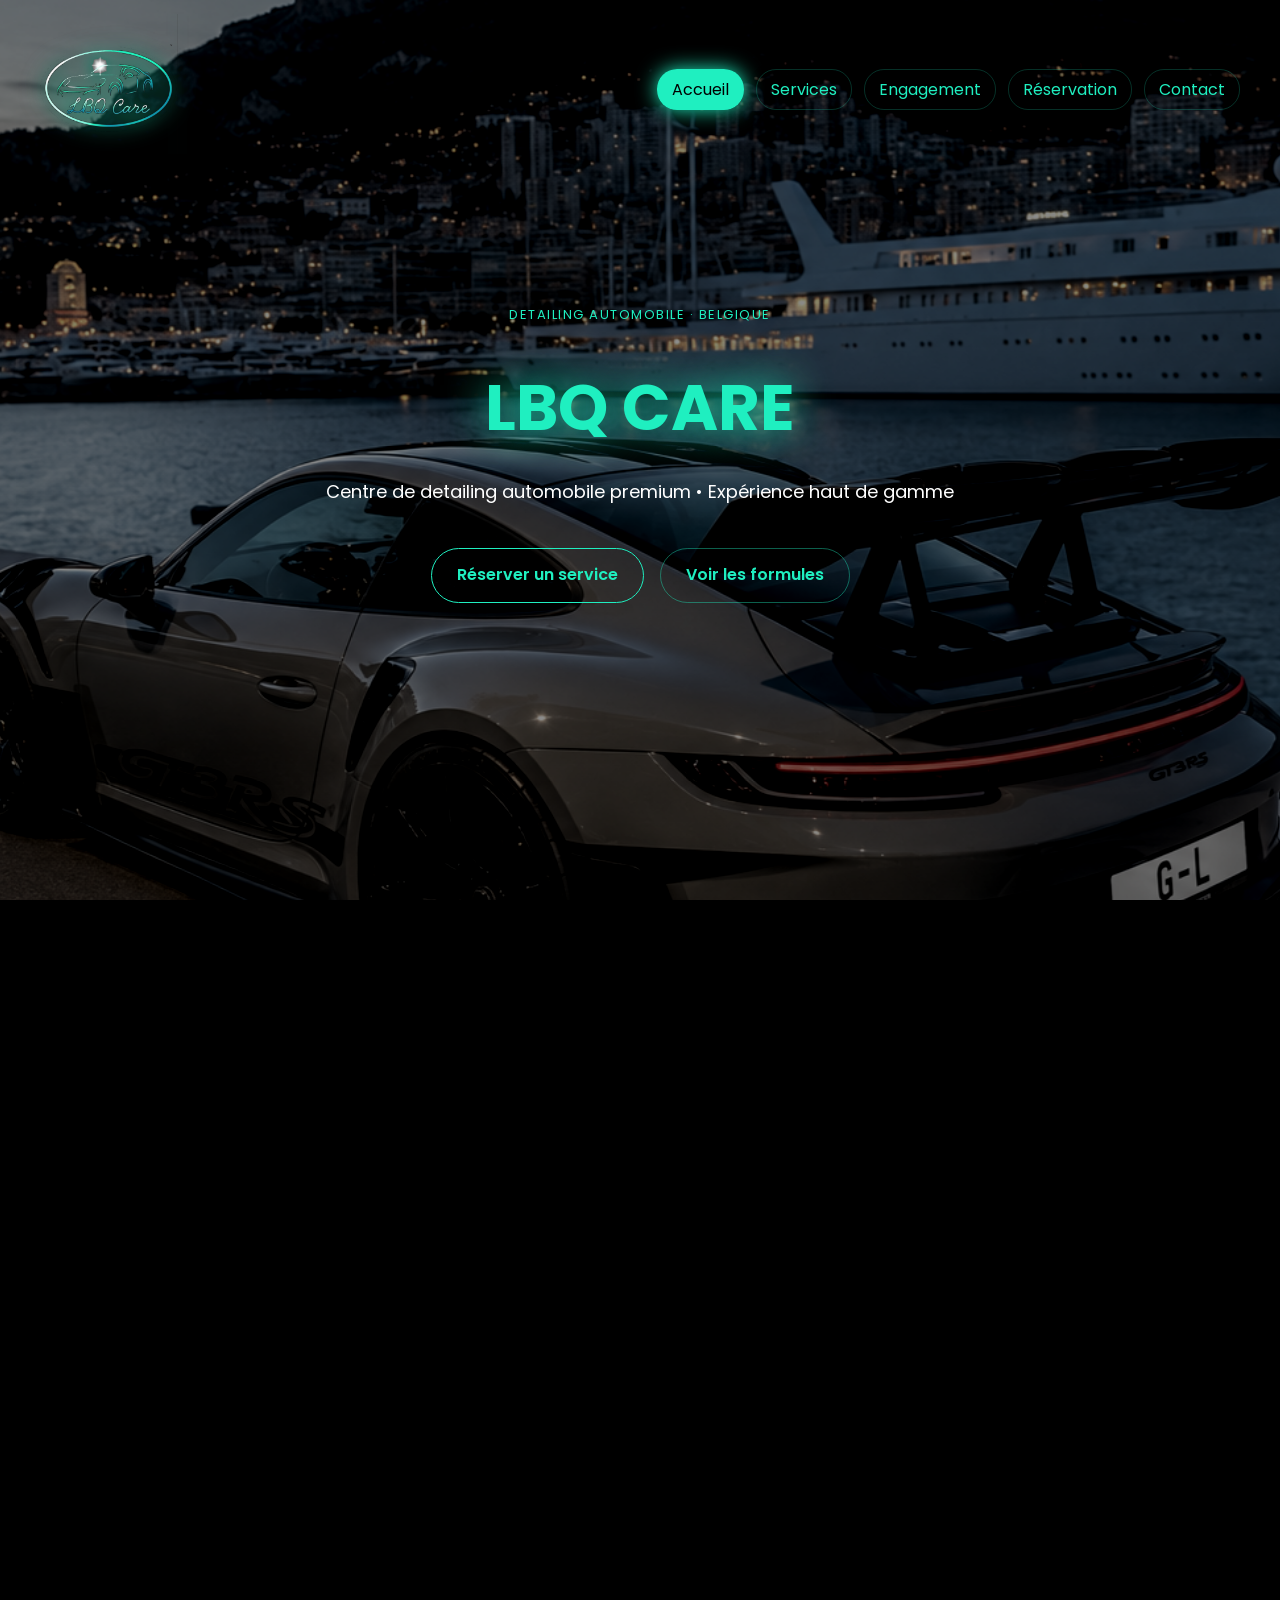
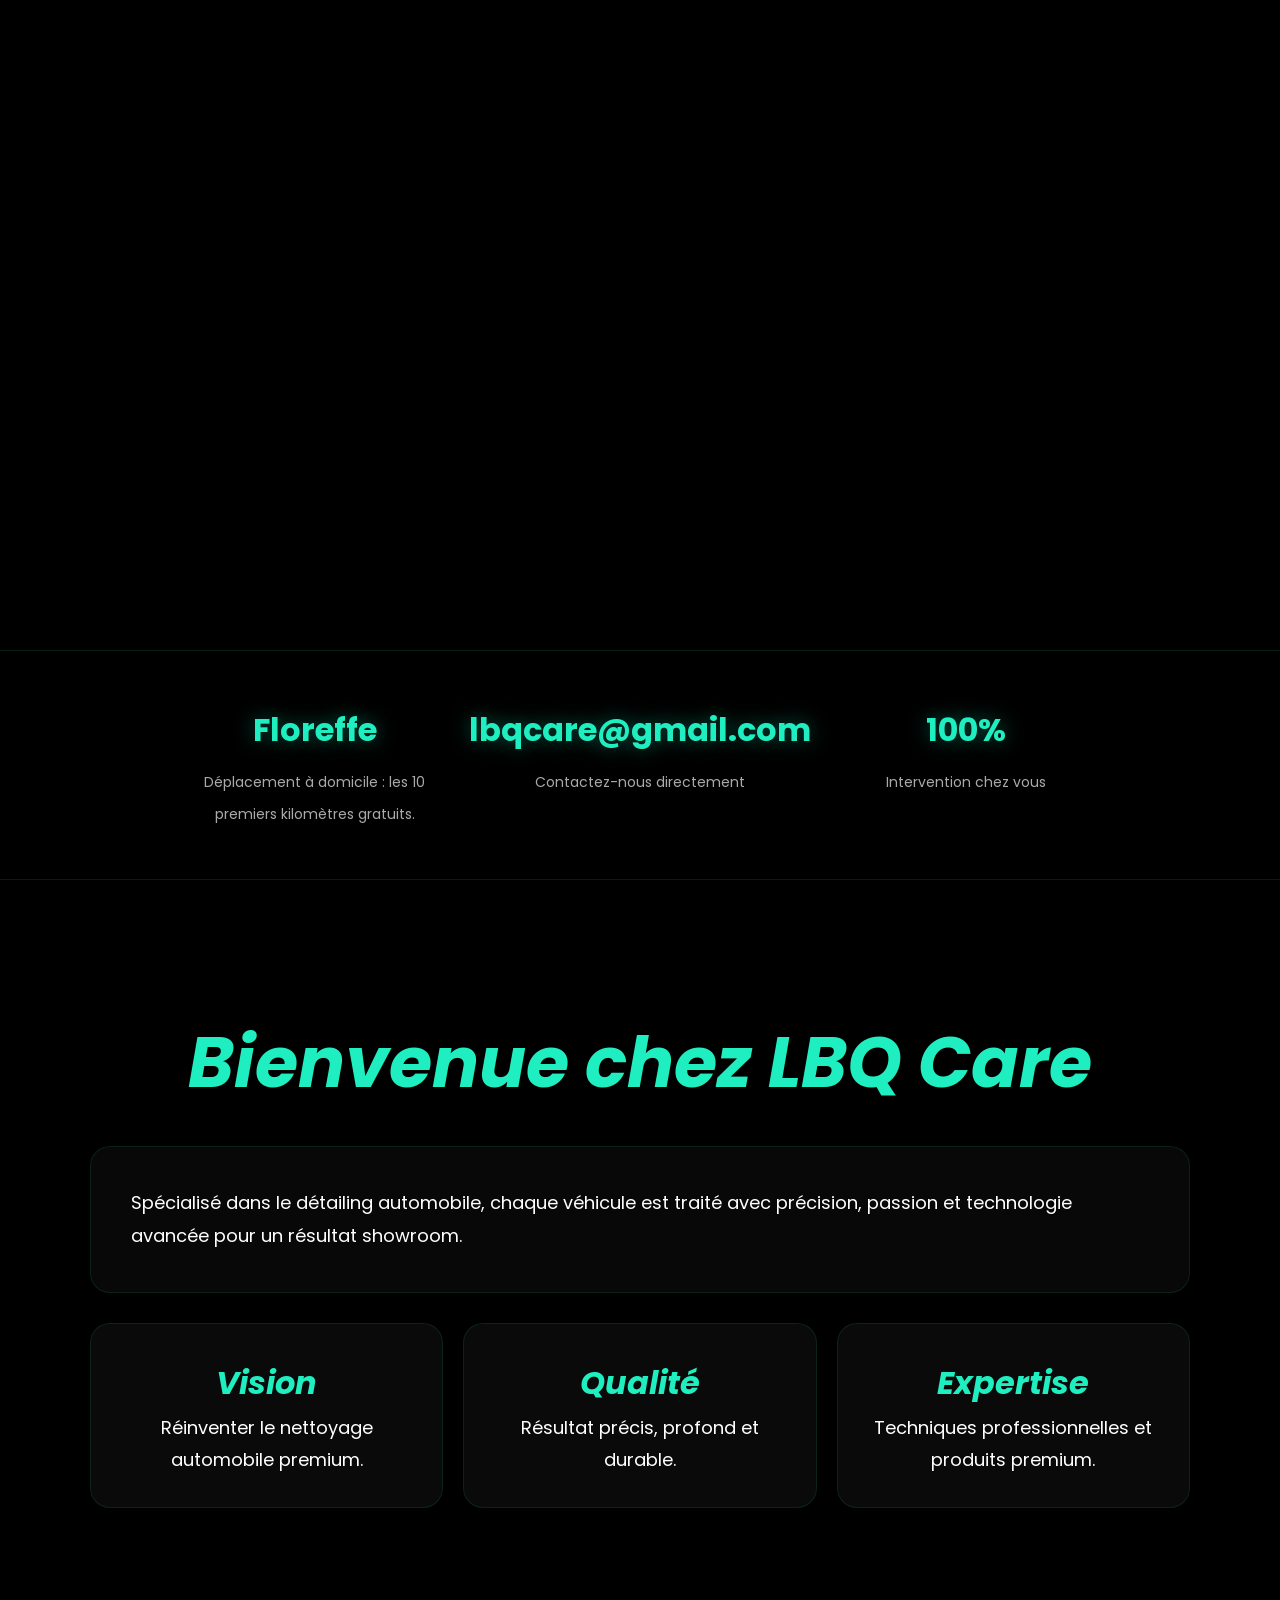
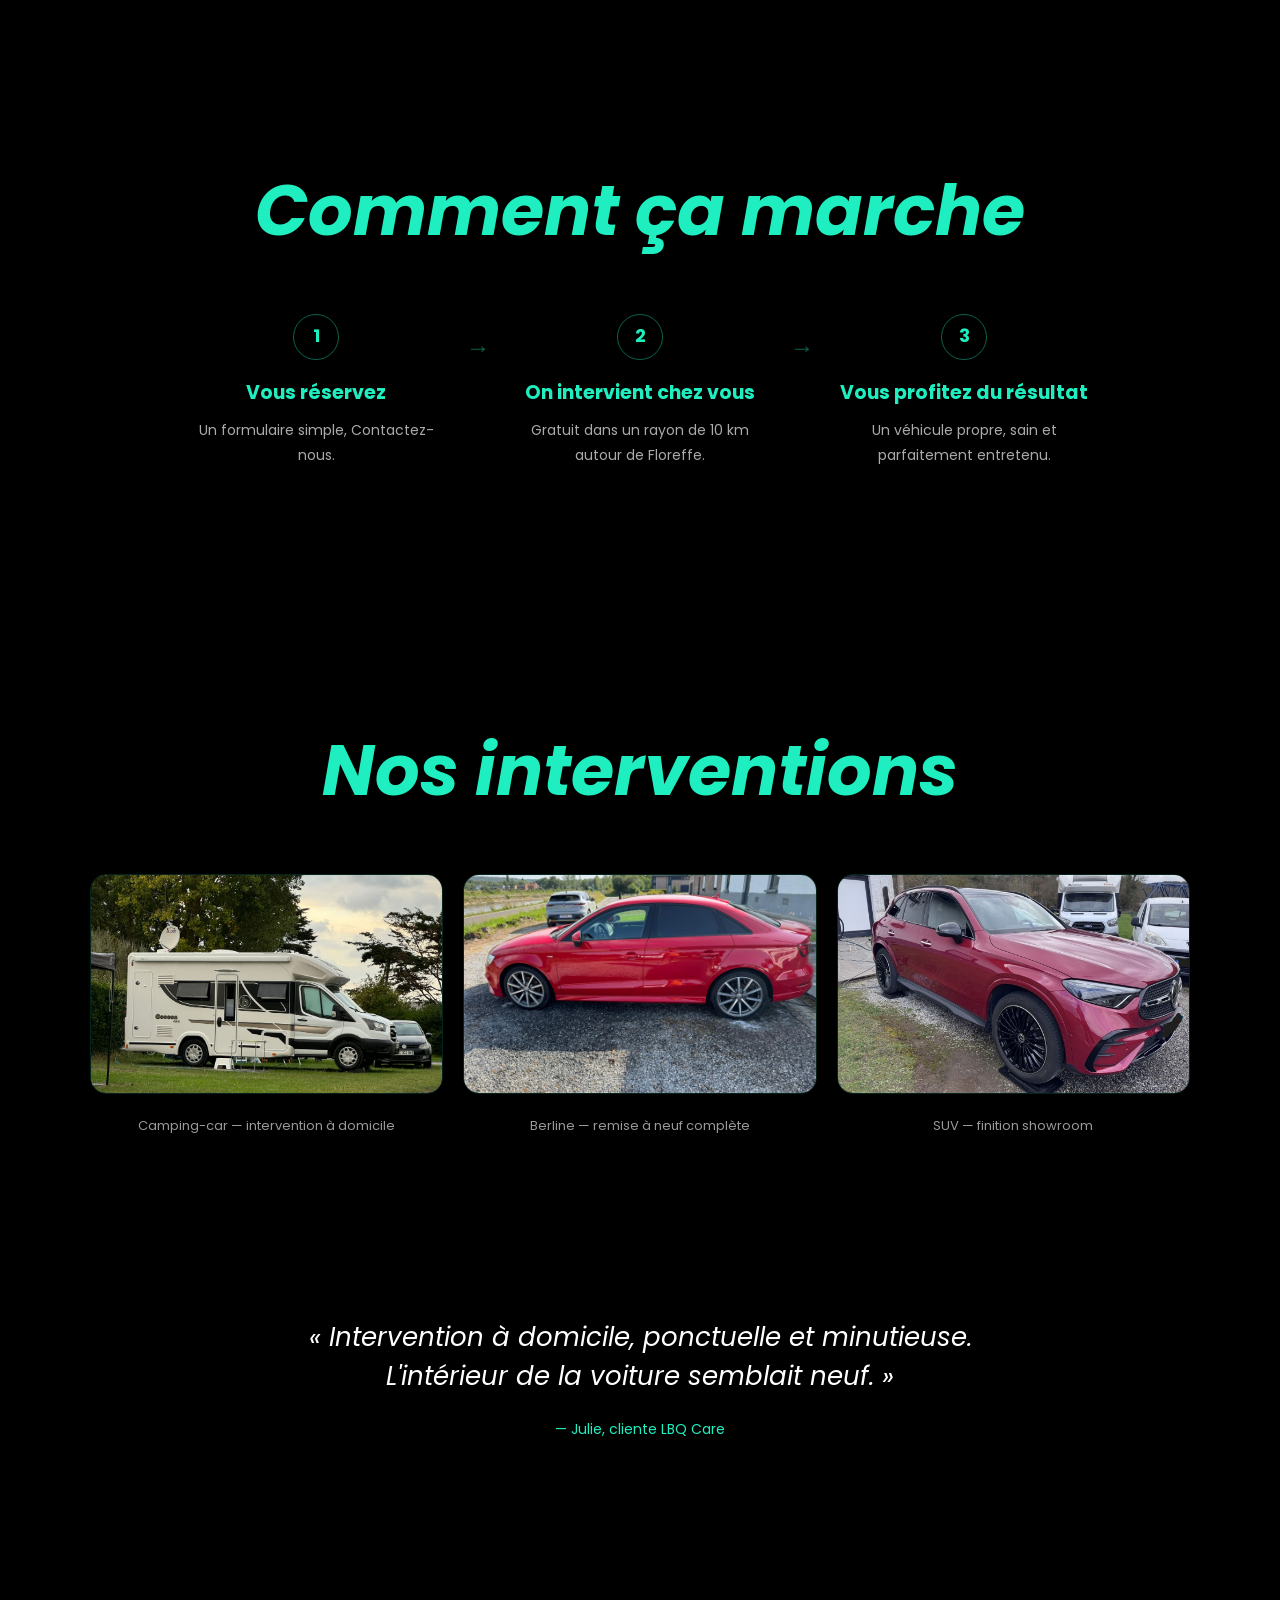
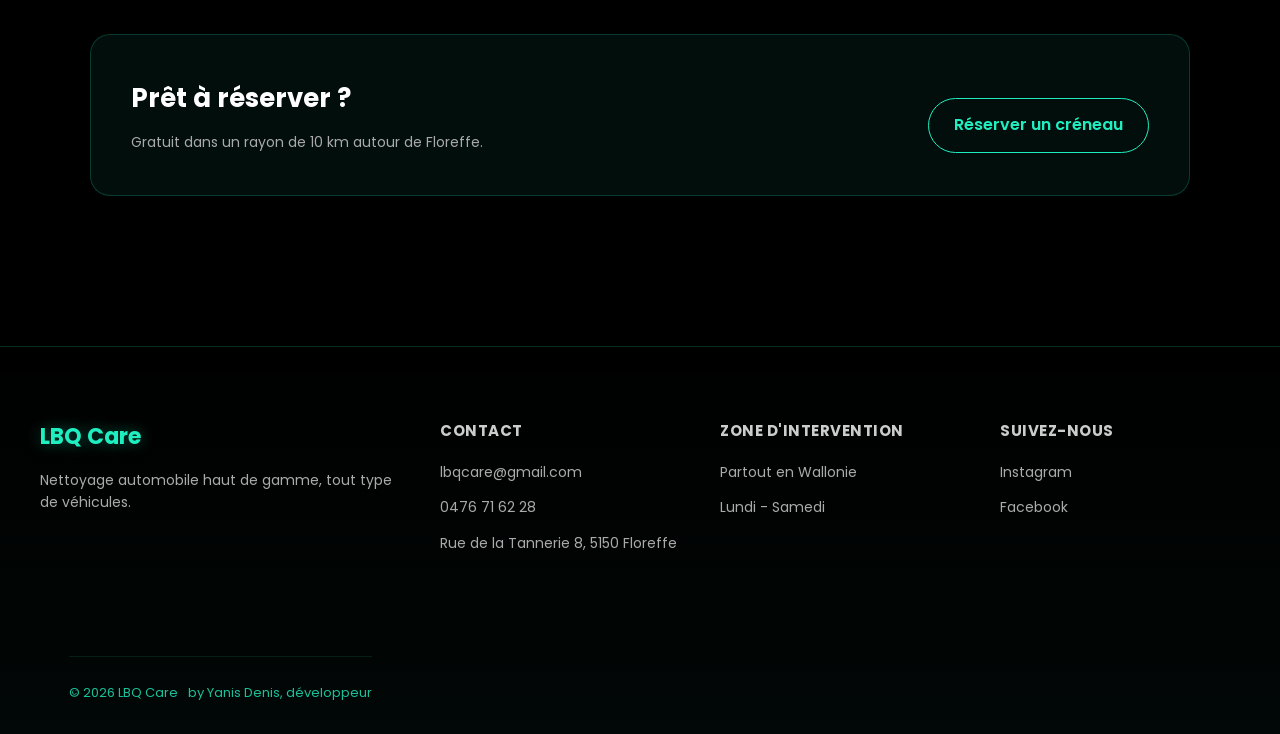
<file: index.html>
<!DOCTYPE html>
<html lang="fr">
<head>
<meta charset="UTF-8">
<meta name="viewport" content="width=device-width, initial-scale=1.0">
<title>LBQ Care</title>
<link rel="stylesheet" href="./style.css">
<link href="https://fonts.googleapis.com/css2?family=Poppins:wght@300;400;500;600;700&display=swap" rel="stylesheet">
</head>

<body>

<nav class="navbar">
  <div class="nav-container">

    <div class="logo">
      <a href="./index.html">
        <img src="./img/logo-transparent.png" alt="LBQ Care">
      </a>
    </div>
<button class="menu-toggle" aria-label="Menu">
  <span></span><span></span><span></span>
</button>
    <ul class="nav-menu">
      <li><a href="./index.html" class="active">Accueil</a></li>
      <li><a href="./services.html">Services</a></li>
      <li><a href="./engagement.html">Engagement</a></li>
      <li><a href="./reservation.html">Réservation</a></li>
      <li><a href="./contact.html">Contact</a></li>
    </ul>

  </div>
</nav>

<div class="zoom-hero-fixed" id="zoomHeroFixed">
<img src="./img/ChatGPT Image 6 août 2026, 18_08_58.png" alt="LBQ Care detailing" class="zoom-hero-img" id="zoomHeroImg">
<div class="zoom-hero-overlay" id="zoomHeroOverlay"></div>

<div class="zoom-hero-content" id="zoomHeroContent">
<span class="eyebrow">Detailing automobile · Belgique</span>
<h1>LBQ CARE</h1>
<p>Centre de detailing automobile premium • Expérience haut de gamme</p>
<div class="hero-actions">
<a class="btn" href="./reservation.html">Réserver un service</a>
<a class="btn-outline" href="./services.html">Voir les formules</a>
</div>
</div>
</div>

<section class="zoom-hero-spacer" id="zoomHero"></section>

<section class="stats-strip fade">
<div class="container">
<div class="stats-grid">
<div class="stat"><strong>Floreffe</strong><span>Déplacement à domicile : les 10 premiers kilomètres gratuits.</span></div>
<div class="stat"><strong><a href="mailto:lbqcare@gmail.com">lbqcare@gmail.com</a></strong><span>Contactez-nous directement</span></div>
<div class="stat"><strong>100%</strong><span>Intervention chez vous</span></div>
</div>
</div>
</section>

<section>
<div class="container fade">

<h1 class="section-title">Bienvenue chez LBQ Care</h1>

<div class="block">
Spécialisé dans le détailing automobile, chaque véhicule est traité avec précision, passion et technologie avancée pour un résultat showroom.
</div>

<div class="grid">

<div class="card">
<h2>Vision</h2>
<p>Réinventer le nettoyage automobile premium.</p>
</div>

<div class="card">
<h2>Qualité</h2>
<p>Résultat précis, profond et durable.</p>
</div>

<div class="card">
<h2>Expertise</h2>
<p>Techniques professionnelles et produits premium.</p>
</div>

</div>

</div>
</section>

<section>
<div class="container fade">

<h1 class="section-title">Comment ça marche</h1>

<div class="how-it-works">

<div class="how-step">
<span class="how-number">1</span>
<h2>Vous réservez</h2>
<p>Un formulaire simple, Contactez-nous.</p>
</div>

<div class="how-arrow">→</div>

<div class="how-step">
<span class="how-number">2</span>
<h2>On intervient chez vous</h2>
<p>Gratuit dans un rayon de 10 km autour de Floreffe.</p>
</div>

<div class="how-arrow">→</div>

<div class="how-step">
<span class="how-number">3</span>
<h2>Vous profitez du résultat</h2>
<p>Un véhicule propre, sain et parfaitement entretenu.</p>
</div>

</div>

</div>
</section>

<section>
<div class="container fade">

<h1 class="section-title">Nos interventions</h1>

<div class="home-gallery">
<div class="home-gallery-item">
<img src="./img/fa2de0bf-b7e8-4d32-846a-e6662dc2bbe4.jpg" alt="LBQ Care detailing">
<p>Camping-car — intervention à domicile</p>
</div>
<div class="home-gallery-item">
<img src="./img/e57b115c-7bbb-42d3-a21a-1c2f8b788317.jpg" alt="LBQ Care detailing">
<p>Berline — remise à neuf complète</p>
</div>
<div class="home-gallery-item">
<img src="./img/IMG_8450.jpeg" alt="LBQ Care detailing">
<p>SUV — finition showroom</p>
</div>
</div>

</div>
</section>

<section class="quote-section fade">
<div class="container">
<blockquote>
« Intervention à domicile, ponctuelle et minutieuse. L'intérieur de la voiture semblait neuf. »
</blockquote>
<span class="quote-author">— Julie, cliente LBQ Care</span>
</div>
</section>

<section class="cta-banner fade">
<div class="container cta-inner">
<div>
<h2>Prêt à réserver ?</h2>
<p>Gratuit dans un rayon de 10 km autour de Floreffe.</p>
</div>
<a class="btn" href="./reservation.html">Réserver un créneau</a>
</div>
</section>

<footer class="site-footer">
<div class="footer-inner">

<div class="footer-col footer-brand">
<h3>LBQ Care</h3>
<p>Nettoyage automobile haut de gamme, tout type de véhicules.</p>
</div>

<div class="footer-col">
<h4>Contact</h4>
<a href="mailto:lbqcare@gmail.com">lbqcare@gmail.com</a>
<a href="tel:0476716228">0476 71 62 28</a>
<span>Rue de la Tannerie 8, 5150 Floreffe</span>
</div>

<div class="footer-col">
<h4>Zone d'intervention</h4>
<span>Partout en Wallonie</span>
<span>Lundi - Samedi</span>
</div>

<div class="footer-col">
<h4>Suivez-nous</h4>
<a href="https://www.instagram.com/lbqcare/">Instagram</a>
<a href="https://www.facebook.com/profile.php?id=61559103836979">Facebook</a>
</div>

<div class="footer-bottom">
<span>© 2026 LBQ Care</span>
<span>by Yanis Denis, développeur</span>
</div>
</footer>

<script src="./script.js"></script>
</body>
</html>
</file>
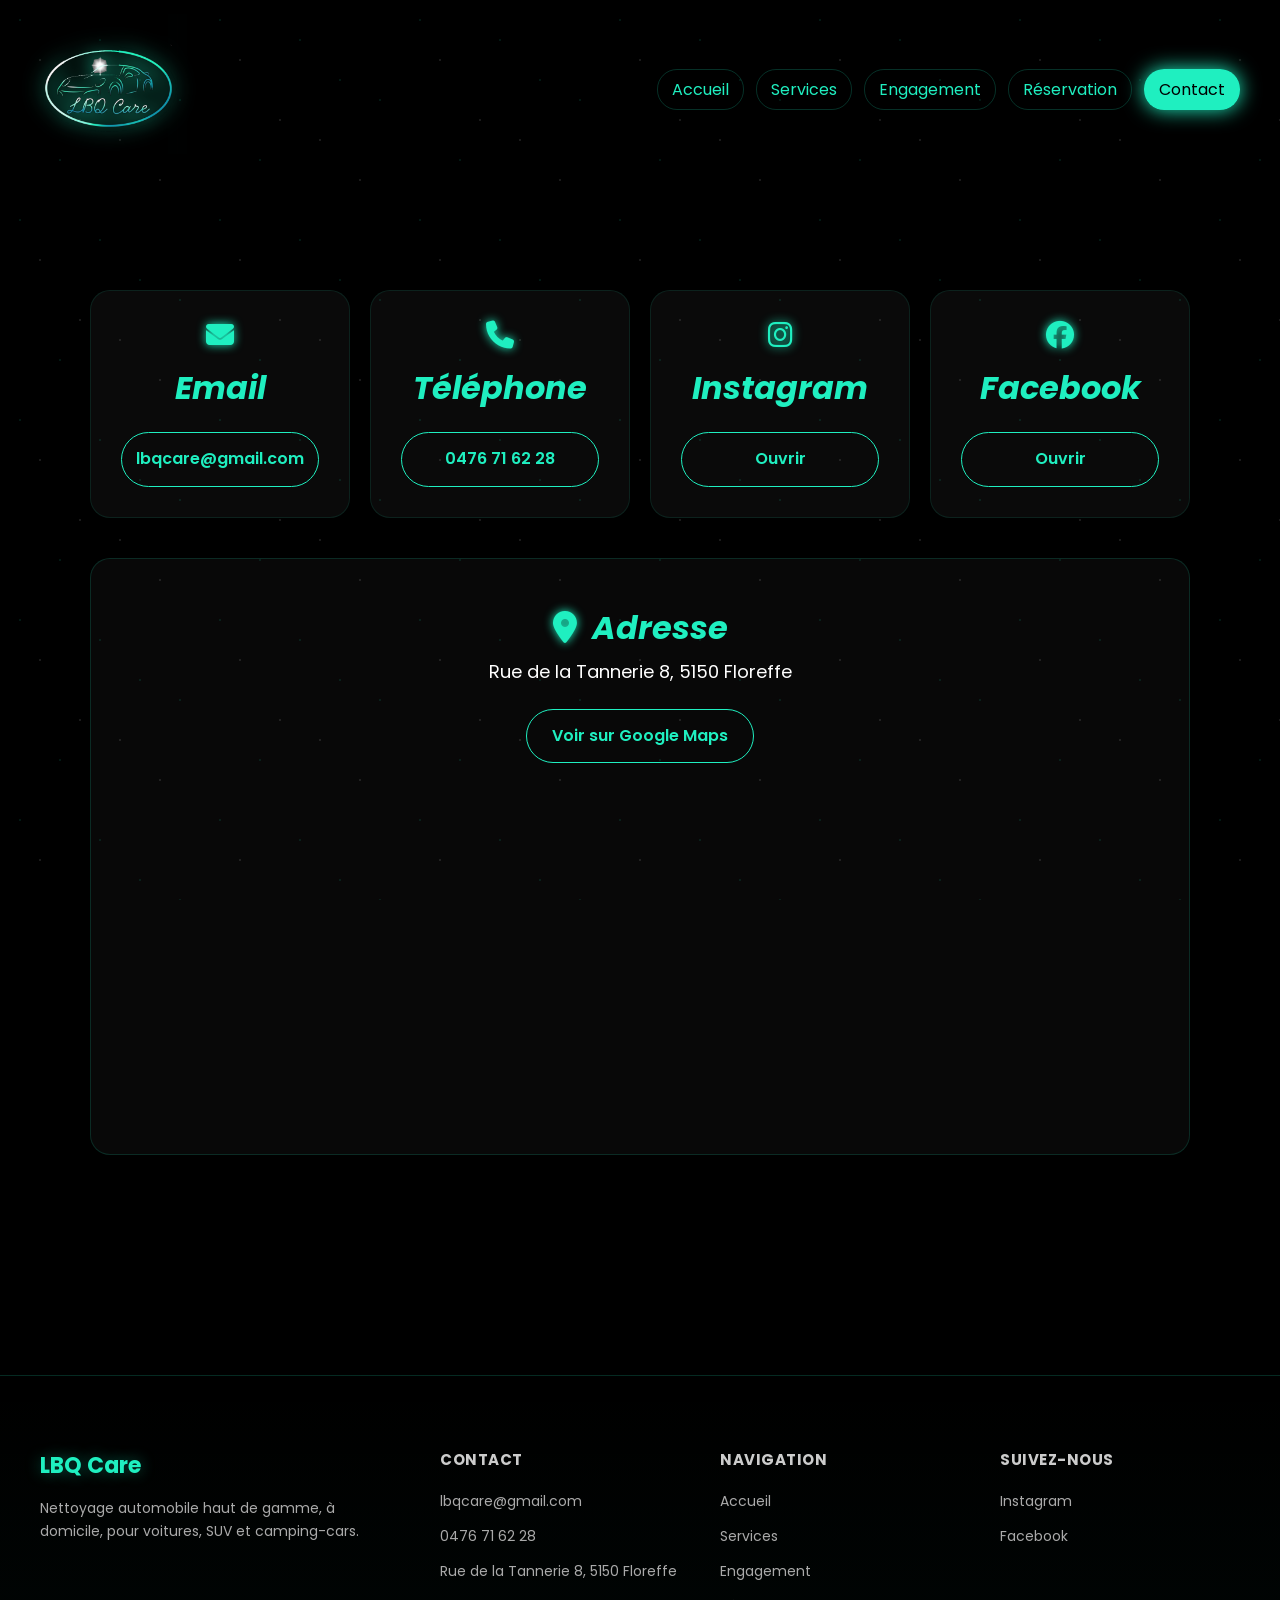
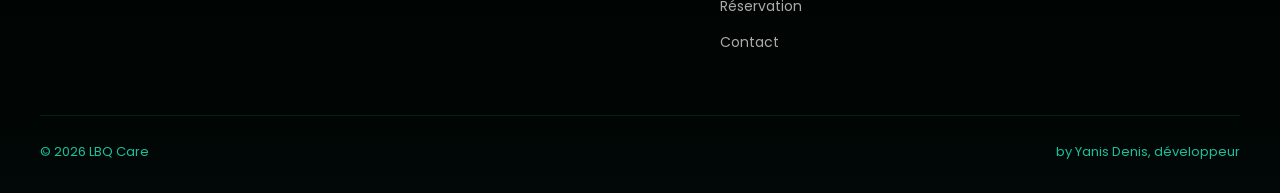
<file: contact.html>
<!DOCTYPE html>
<html lang="fr">
<head>
<meta charset="UTF-8">
<meta name="viewport" content="width=device-width, initial-scale=1.0">
<title>Contact - LBQ Care</title>
<link rel="stylesheet" href="./style.css">
<link href="https://fonts.googleapis.com/css2?family=Poppins:wght@300;400;500;600;700&display=swap" rel="stylesheet">
<link rel="stylesheet" href="https://cdnjs.cloudflare.com/ajax/libs/font-awesome/6.5.0/css/all.min.css">
</head>

<body>

<nav class="navbar">
  <div class="nav-container">

    <div class="logo">
      <a href="./index.html">
        <img src="./img/logo-transparent.png" alt="LBQ Care">
      </a>
    </div>
    <button class="menu-toggle" aria-label="Menu">
  <span></span><span></span><span></span>
</button>
    <ul class="nav-menu">
      <li><a href="./index.html">Accueil</a></li>
      <li><a href="./services.html">Services</a></li>
      <li><a href="./engagement.html">Engagement</a></li>
      <li><a href="./reservation.html">Réservation</a></li>
      <li><a href="./contact.html" class="active">Contact</a></li>
    </ul>

  </div>
</nav>

<section class="contact-section">
<div class="container">

<div class="grid">

<div class="card">
<h2><i class="fa-solid fa-envelope"></i> Email</h2>
<a href="mailto:lbqcare@gmail.com" class="btn">lbqcare@gmail.com</a>
</div>

<div class="card">
<h2><i class="fa-solid fa-phone"></i> Téléphone</h2>
<a href="tel:+32476716228" class="btn">0476 71 62 28</a>
</div>

<div class="card">
<h2><i class="fa-brands fa-instagram"></i> Instagram</h2>
<a href="https://www.instagram.com/lbqcare/" target="_blank" class="btn">Ouvrir</a>
</div>

<div class="card">
<h2><i class="fa-brands fa-facebook"></i> Facebook</h2>
<a href="https://www.facebook.com/profile.php?id=61559103836979" target="_blank" class="btn">Ouvrir</a>
</div>

</div>

<div class="map-card">

<h2><i class="fa-solid fa-location-dot"></i> Adresse</h2>
<p>Rue de la Tannerie 8, 5150 Floreffe</p>

<a href="https://www.google.com/maps/search/?api=1&query=Rue+de+la+Tannerie+8+5150+Floreffe" target="_blank" class="btn">
Voir sur Google Maps
</a>

<div class="map-frame">
<iframe
src="https://www.google.com/maps?q=Rue%20de%20la%20Tannerie%208%205150%20Floreffe&output=embed"
width="100%" height="300" style="border:0; border-radius:15px; margin-top:20px;">
</iframe>
</div>

</div>

</div>
</section>

<footer class="site-footer">
<div class="footer-inner">

<div class="footer-col footer-brand">
<h3>LBQ Care</h3>
<p>Nettoyage automobile haut de gamme, à domicile, pour voitures, SUV et camping-cars.</p>
</div>

<div class="footer-col">
<h4>Contact</h4>
<a href="mailto:lbqcare@gmail.com">lbqcare@gmail.com</a>
<a href="tel:0476716228">0476 71 62 28</a>
<span>Rue de la Tannerie 8, 5150 Floreffe</span>
</div>

<div class="footer-col">
<h4>Navigation</h4>
<a href="./index.html">Accueil</a>
<a href="./services.html">Services</a>
<a href="./engagement.html">Engagement</a>
<a href="./reservation.html">Réservation</a>
<a href="./contact.html">Contact</a>
</div>

<div class="footer-col">
<h4>Suivez-nous</h4>
<a href="https://www.instagram.com/lbqcare/">Instagram</a>
<a href="https://www.facebook.com/profile.php?id=61559103836979">Facebook</a>
</div>

</div>

<div class="footer-bottom">
<span>© 2026 LBQ Care</span>
<span>by Yanis Denis, développeur</span>
</div>
</footer>
<script src="./script.js"></script>
</body>
</html>
</file>
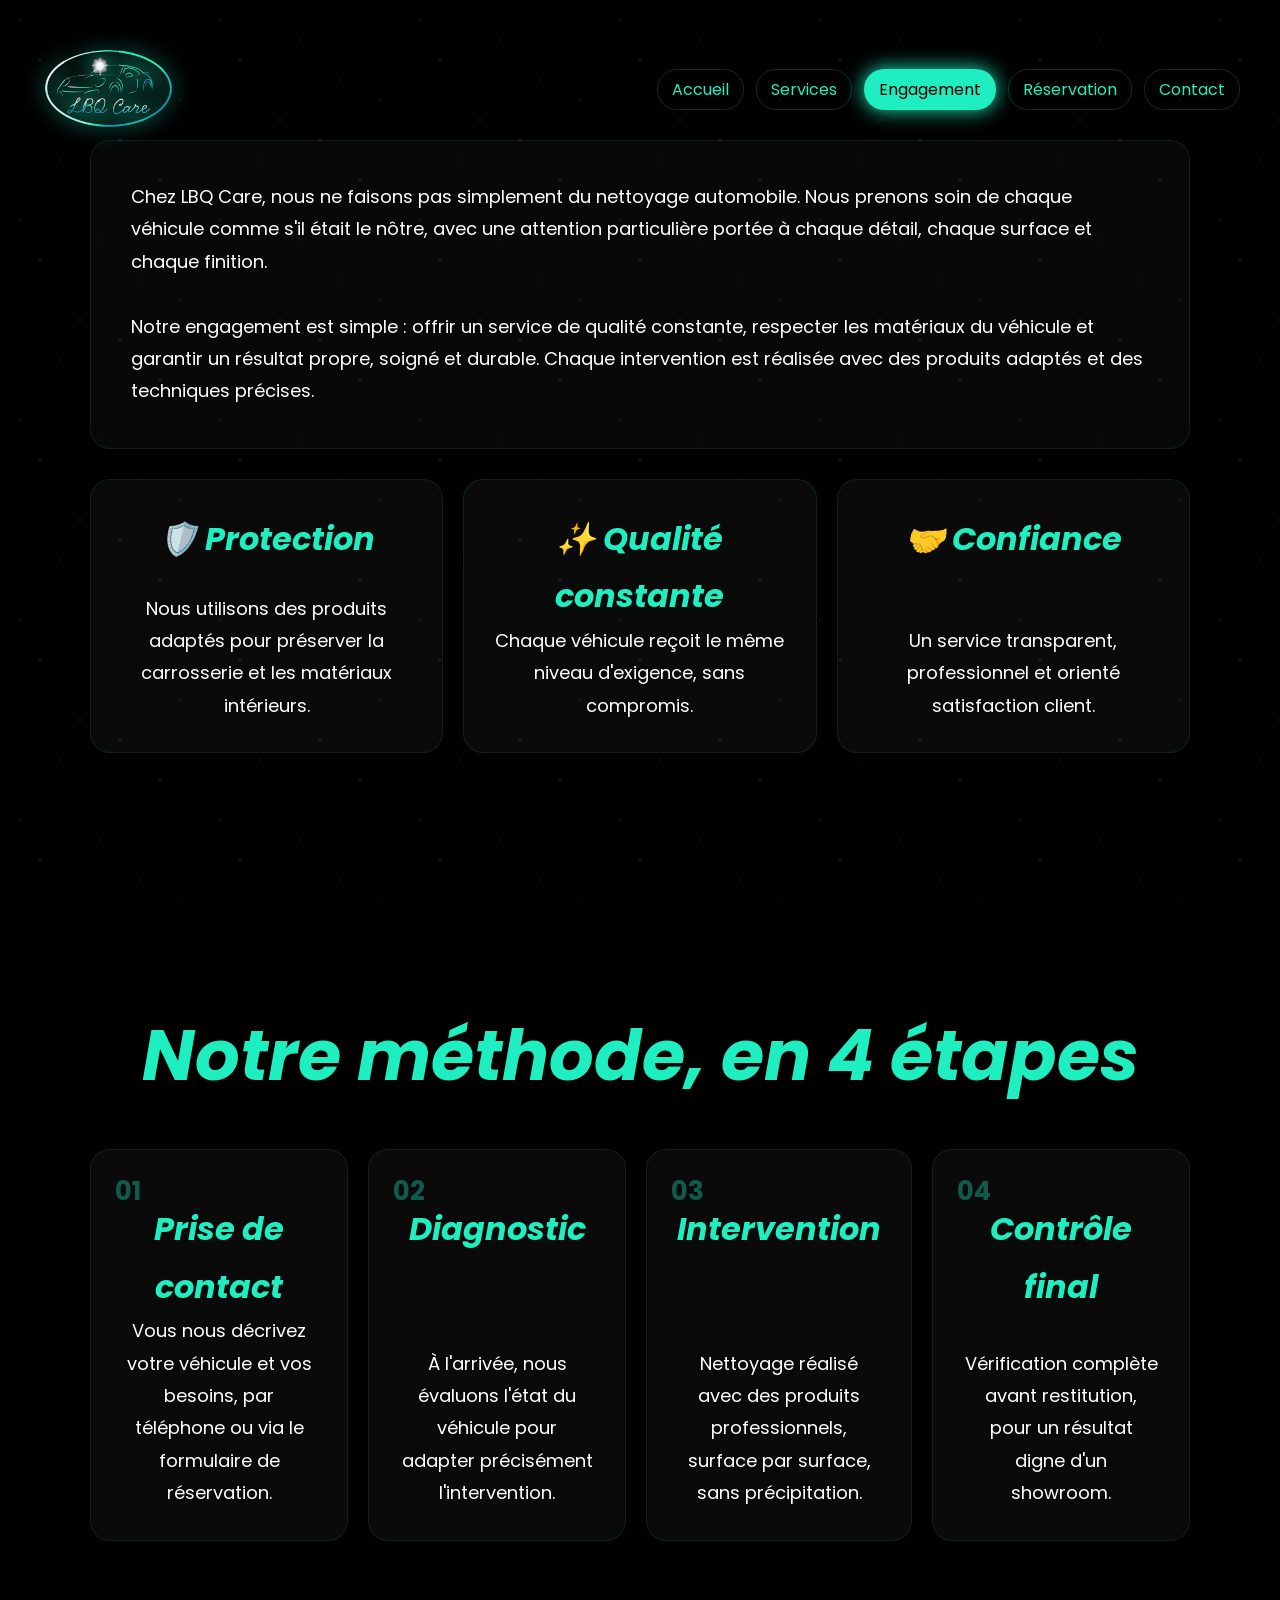
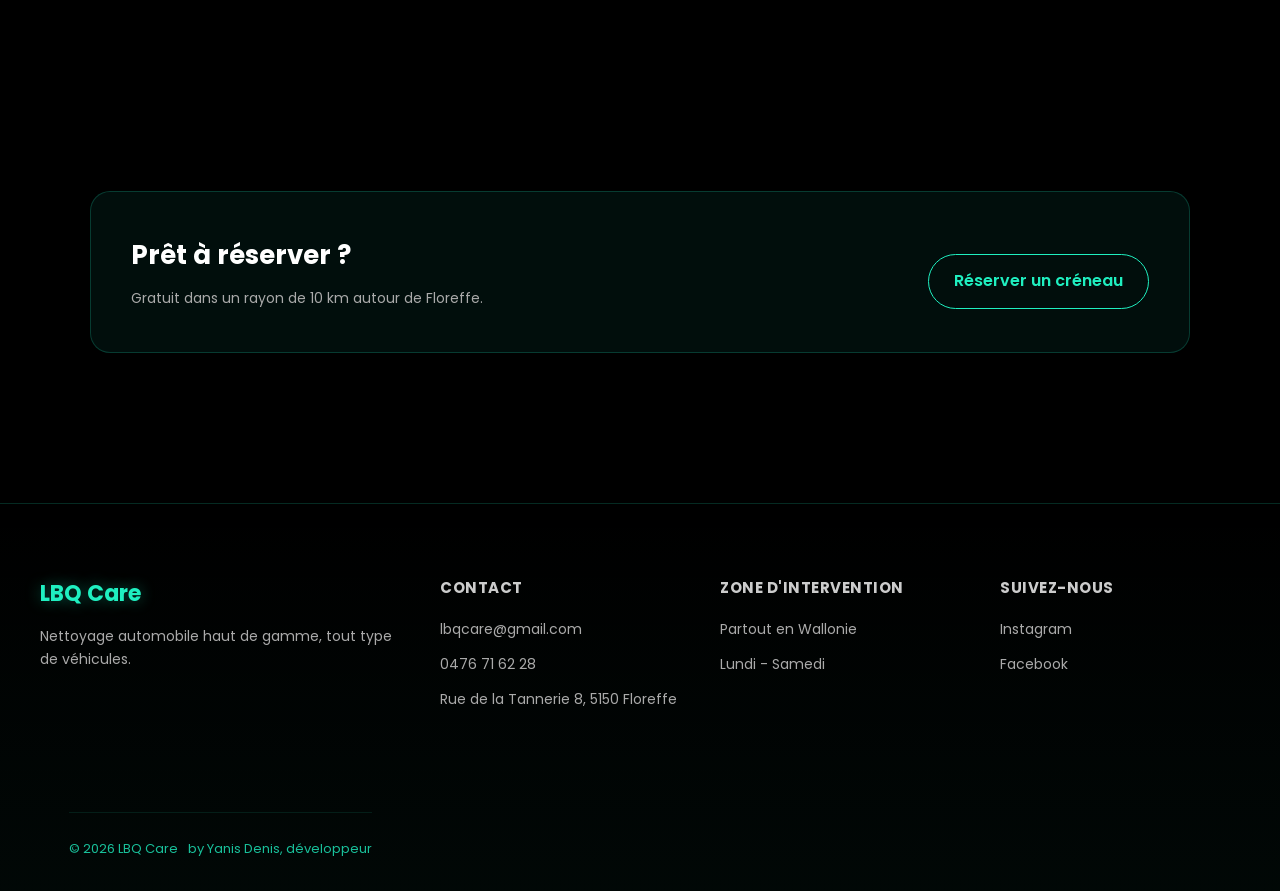
<file: engagement.html>
<!DOCTYPE html>
<html lang="fr">
<head>
<meta charset="UTF-8">
<meta name="viewport" content="width=device-width, initial-scale=1.0">
<title>Engagement - LBQ Care</title>
<link rel="stylesheet" href="./style.css">
<link href="https://fonts.googleapis.com/css2?family=Poppins:wght@300;400;500;600;700&display=swap" rel="stylesheet">
</head>

<body>

<nav class="navbar">
  <div class="nav-container">

    <div class="logo">
      <a href="./index.html">
        <img src="./img/logo-transparent.png" alt="LBQ Care">
      </a>
    </div>
<button class="menu-toggle" aria-label="Menu">
  <span></span><span></span><span></span>
</button>
    <ul class="nav-menu">
      <li><a href="./index.html">Accueil</a></li>
      <li><a href="./services.html">Services</a></li>
      <li><a href="./engagement.html" class="active">Engagement</a></li>
      <li><a href="./reservation.html">Réservation</a></li>
      <li><a href="./contact.html">Contact</a></li>
    </ul>

  </div>
</nav>


<section>
<div class="container">

<div class="block fade">
Chez LBQ Care, nous ne faisons pas simplement du nettoyage automobile.
Nous prenons soin de chaque véhicule comme s'il était le nôtre, avec une attention particulière portée à chaque détail, chaque surface et chaque finition.
<br><br>
Notre engagement est simple : offrir un service de qualité constante, respecter les matériaux du véhicule et garantir un résultat propre, soigné et durable.
Chaque intervention est réalisée avec des produits adaptés et des techniques précises.
</div>

<div class="grid">

<div class="card">
<h2>🛡️ Protection</h2>
<p>Nous utilisons des produits adaptés pour préserver la carrosserie et les matériaux intérieurs.</p>
</div>

<div class="card">
<h2>✨ Qualité constante</h2>
<p>Chaque véhicule reçoit le même niveau d'exigence, sans compromis.</p>
</div>

<div class="card">
<h2>🤝 Confiance</h2>
<p>Un service transparent, professionnel et orienté satisfaction client.</p>
</div>

</div>

</div>
</section>

<section>
<div class="container fade">

<h1 class="section-title">Notre méthode, en 4 étapes</h1>

<div class="grid steps-grid">

<div class="card step-card">
<span class="step-number">01</span>
<h2>Prise de contact</h2>
<p>Vous nous décrivez votre véhicule et vos besoins, par téléphone ou via le formulaire de réservation.</p>
</div>

<div class="card step-card">
<span class="step-number">02</span>
<h2>Diagnostic</h2>
<p>À l'arrivée, nous évaluons l'état du véhicule pour adapter précisément l'intervention.</p>
</div>

<div class="card step-card">
<span class="step-number">03</span>
<h2>Intervention</h2>
<p>Nettoyage réalisé avec des produits professionnels, surface par surface, sans précipitation.</p>
</div>

<div class="card step-card">
<span class="step-number">04</span>
<h2>Contrôle final</h2>
<p>Vérification complète avant restitution, pour un résultat digne d'un showroom.</p>
</div>

</div>

</div>
</section>

<section class="cta-banner fade">
<div class="container cta-inner">
<div>
<h2>Prêt à réserver ?</h2>
<p>Gratuit dans un rayon de 10 km autour de Floreffe.</p>
</div>
<a class="btn" href="./reservation.html">Réserver un créneau</a>
</div>
</section>

<footer class="site-footer">
<div class="footer-inner">

<div class="footer-col footer-brand">
<h3>LBQ Care</h3>
<p>Nettoyage automobile haut de gamme, tout type de véhicules.</p>
</div>

<div class="footer-col">
<h4>Contact</h4>
<a href="mailto:lbqcare@gmail.com">lbqcare@gmail.com</a>
<a href="tel:0476716228">0476 71 62 28</a>
<span>Rue de la Tannerie 8, 5150 Floreffe</span>
</div>

<div class="footer-col">
<h4>Zone d'intervention</h4>
<span>Partout en Wallonie</span>
<span>Lundi - Samedi</span>
</div>

<div class="footer-col">
<h4>Suivez-nous</h4>
<a href="https://www.instagram.com/lbqcare/">Instagram</a>
<a href="https://www.facebook.com/profile.php?id=61559103836979">Facebook</a>
</div>

<div class="footer-bottom">
<span>© 2026 LBQ Care</span>
<span>by Yanis Denis, développeur</span>
</div>
</footer>

<script src="./script.js"></script>
</file>
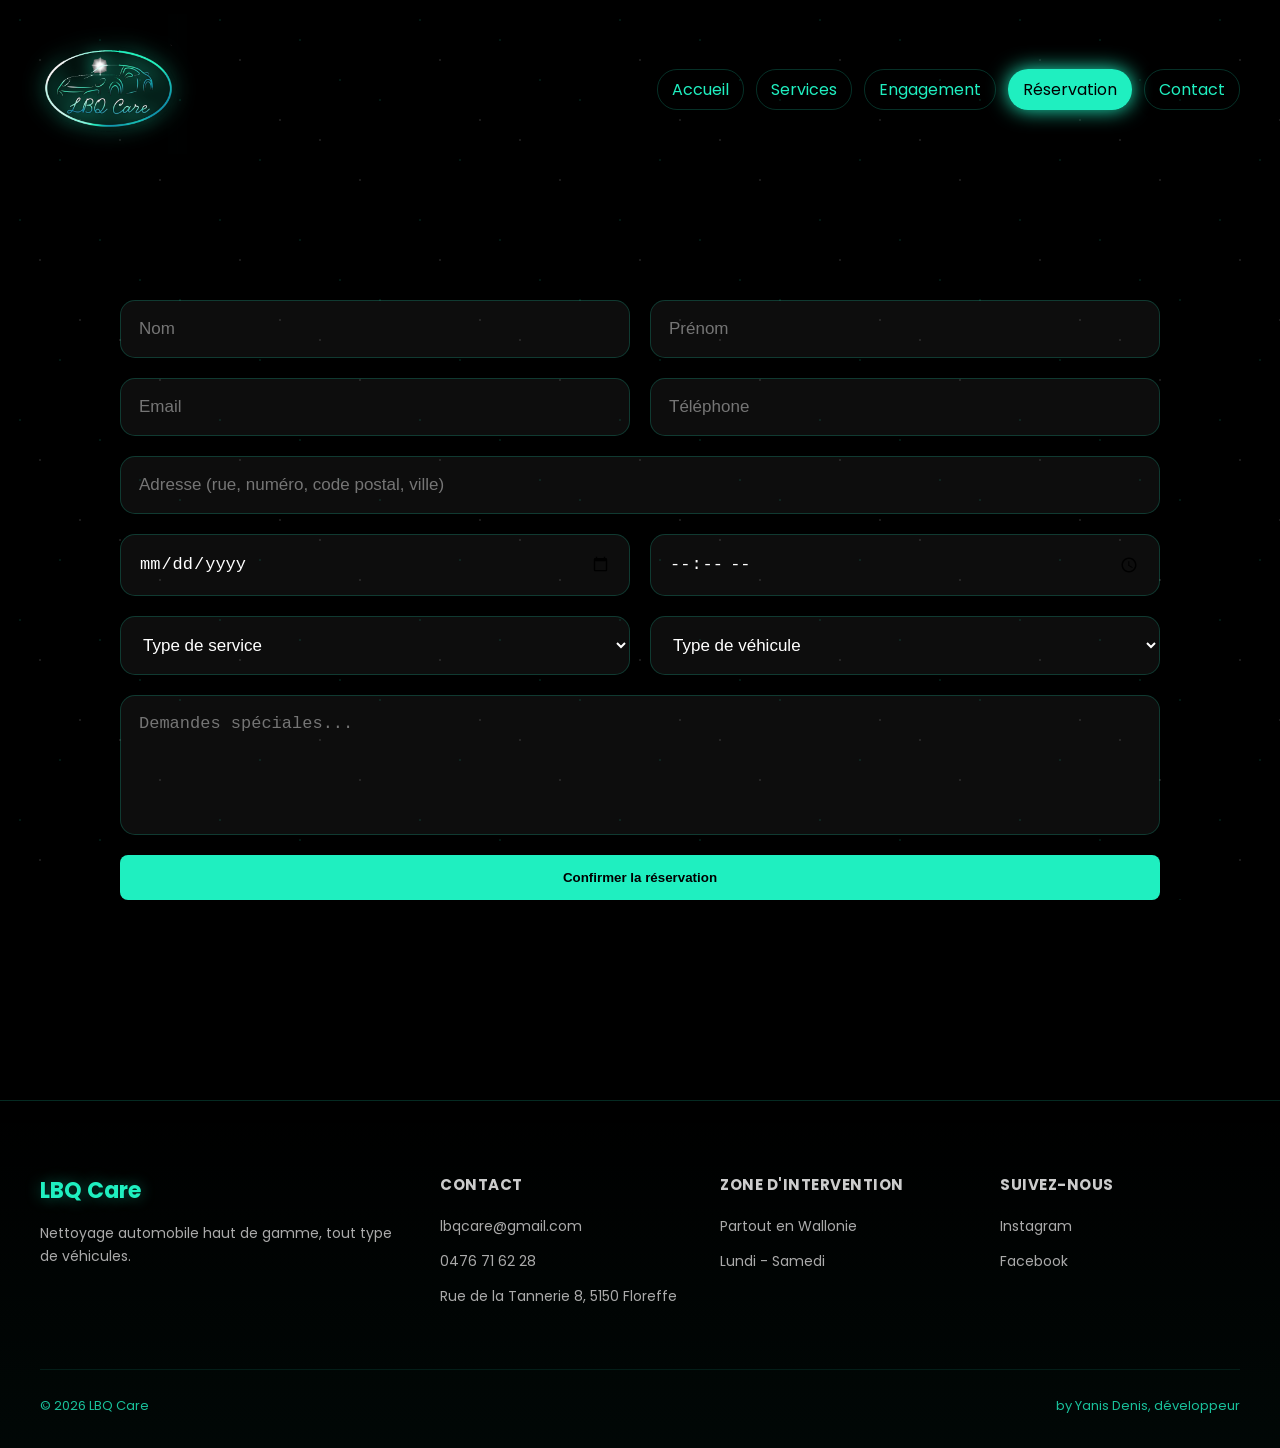
<file: reservation.html>
<!DOCTYPE html>
<html lang="fr">
<head>
<meta charset="UTF-8">
<meta name="viewport" content="width=device-width, initial-scale=1.0">
<title>LBQ Care - Réservation</title>
<link rel="stylesheet" href="./style.css">
<link href="https://fonts.googleapis.com/css2?family=Poppins:wght@300;400;500;600;700&display=swap" rel="stylesheet">
</head>

<body>

<nav class="navbar">
  <div class="nav-container">

    <div class="logo">
      <a href="./index.html">
        <img src="./img/logo-transparent.png" alt="LBQ Care">
      </a>
    </div>
<button class="menu-toggle" aria-label="Menu">
  <span></span><span></span><span></span>
</button>
    <ul class="nav-menu">
      <li><a href="./index.html">Accueil</a></li>
      <li><a href="./services.html">Services</a></li>
      <li><a href="./engagement.html">Engagement</a></li>
      <li><a href="./reservation.html" class="active">Réservation</a></li>
      <li><a href="./contact.html">Contact</a></li>
    </ul>

  </div>
</nav>

<section class="reservation-section">

<form class="reservation-form" id="reservationForm">

    <input type="text" id="nom" placeholder="Nom" required>
    <input type="text" id="prenom" placeholder="Prénom" required>

    <input type="email" id="email" placeholder="Email" required>
    <input type="tel" id="telephone" placeholder="Téléphone">

    <input type="text" id="adresse" placeholder="Adresse (rue, numéro, code postal, ville)" required class="full-width">

    <input type="date" id="date" required>
    <input type="time" id="heure" required lang="fr" step="60">

    <select id="service" required>
      <option value="">Type de service</option>
      <option>Pack Essentiel</option>
      <option>Pack Premium</option>
      <option>Suppléments</option>
    </select>

    <select id="vehicule">
      <option value="">Type de véhicule</option>
      <option>Moto</option>
      <option>Voiture</option>
      <option>Petite camionnette</option>
      <option>Grand camionnette</option>
      <option>Camion</option>
      <option>Autre véhicule</option>
    </select>

    <textarea id="message" placeholder="Demandes spéciales..."></textarea>

    <button type="submit">
      Confirmer la réservation
    </button>

</form>

</section>

<footer class="site-footer">
<div class="footer-inner">

<div class="footer-col footer-brand">
<h3>LBQ Care</h3>
<p>Nettoyage automobile haut de gamme, tout type de véhicules.</p>
</div>

<div class="footer-col">
<h4>Contact</h4>
<a href="mailto:lbqcare@gmail.com">lbqcare@gmail.com</a>
<a href="tel:0476716228">0476 71 62 28</a>
<span>Rue de la Tannerie 8, 5150 Floreffe</span>
</div>

<div class="footer-col">
<h4>Zone d'intervention</h4>
<span>Partout en Wallonie</span>
<span>Lundi - Samedi</span>
</div>

<div class="footer-col">
<h4>Suivez-nous</h4>
<a href="https://www.instagram.com/lbqcare/">Instagram</a>
<a href="https://www.facebook.com/profile.php?id=61559103836979">Facebook</a>
</div>

</div>

<div class="footer-bottom">
<span>© 2026 LBQ Care</span>
<span>by Yanis Denis, développeur</span>
</div>
</footer>
<script src="./script.js"></script>
<script>

document.getElementById("reservationForm").addEventListener("submit", function(e){

    e.preventDefault();

    let nom = document.getElementById("nom").value;
    let prenom = document.getElementById("prenom").value;
    let email = document.getElementById("email").value;
    let telephone = document.getElementById("telephone").value;
    let adresse = document.getElementById("adresse").value;
    let date = document.getElementById("date").value;
    let heure = document.getElementById("heure").value;
    let service = document.getElementById("service").value;
    let vehicule = document.getElementById("vehicule").value;
    let message = document.getElementById("message").value;

    let texte =
`🚗 Nouvelle réservation LBQ Care

👤 Nom : ${nom} ${prenom}
📧 Email : ${email}
📱 Téléphone : ${telephone}
🏠 Adresse : ${adresse}
📅 Date : ${date}
⏰ Heure : ${heure}
🚘 Type de véhicule : ${vehicule}
🧼 Service : ${service}
📝 Message : ${message}`;

    /* NUMERO WHATSAPP */
    let numero = "32476716228";

    let url = `https://wa.me/${numero}?text=${encodeURIComponent(texte)}`;

    window.open(url, '_blank');

});

</script>

</body>
</html>
</file>
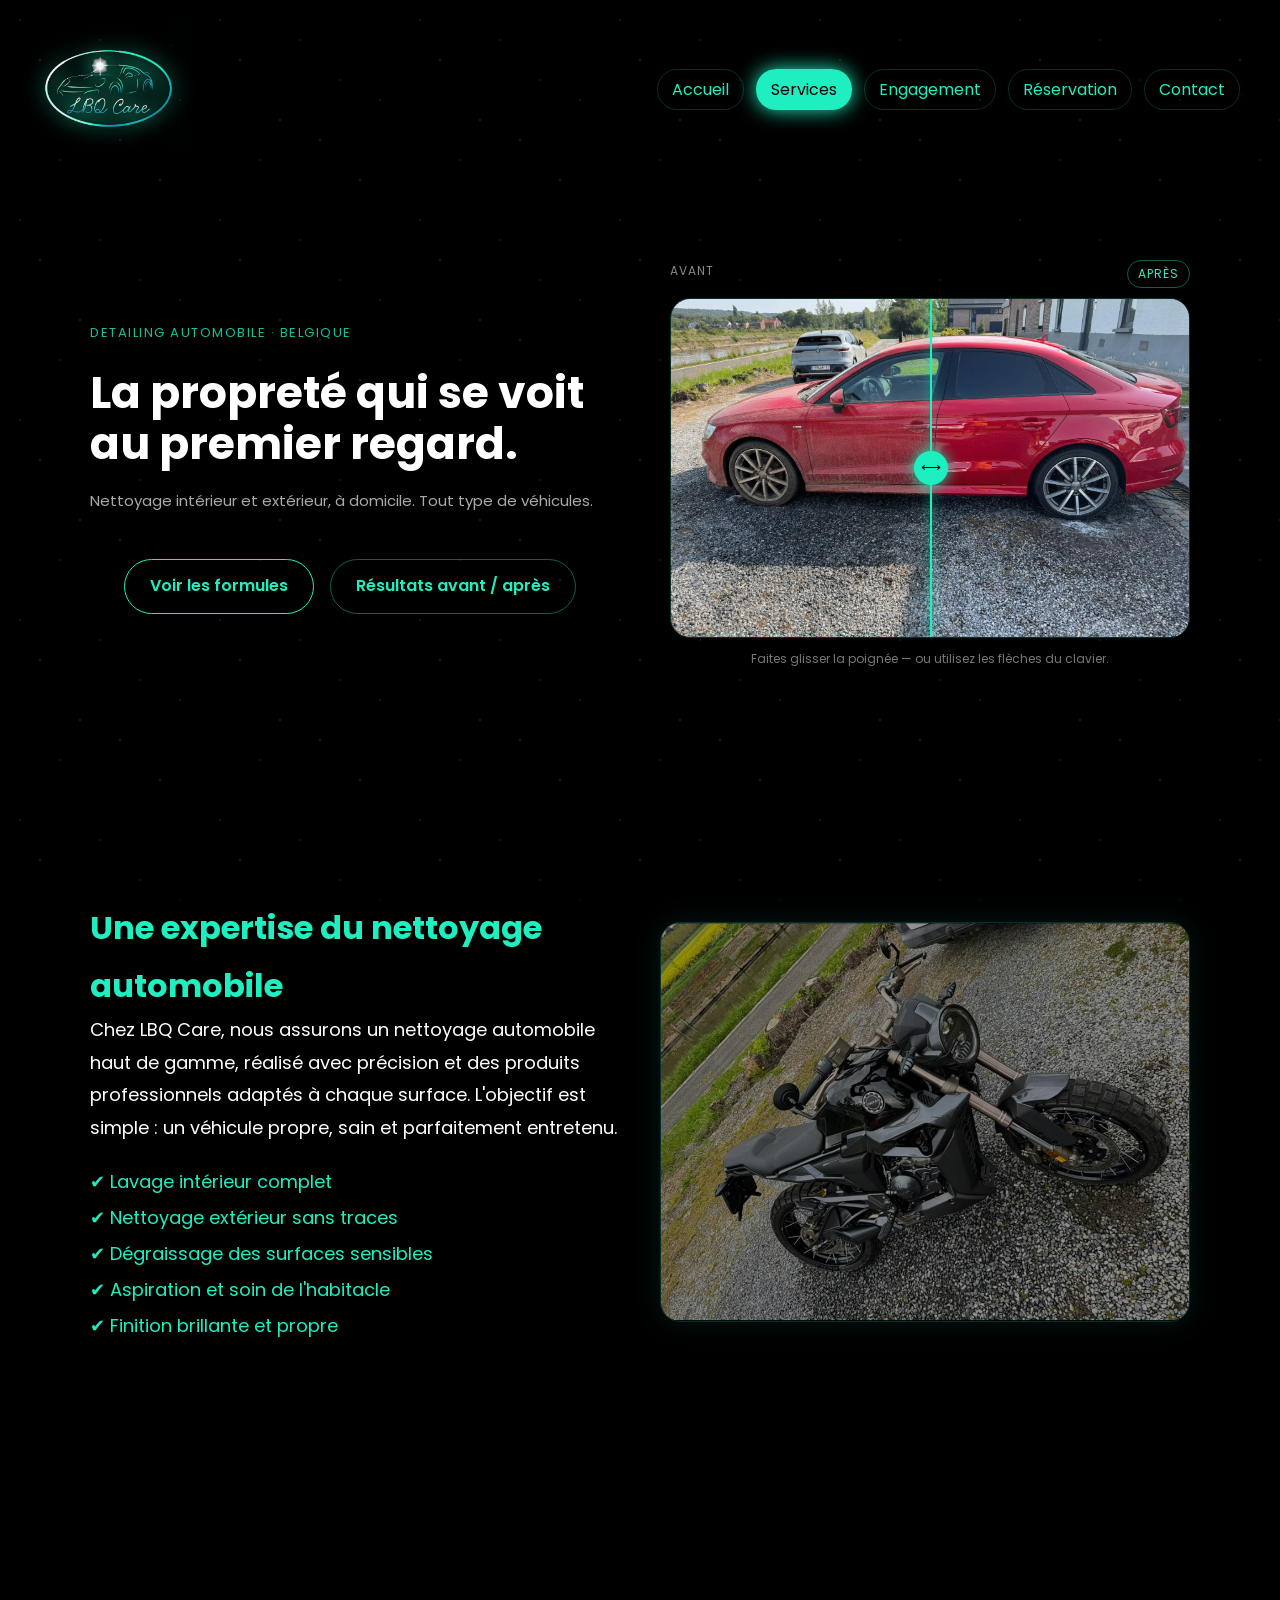
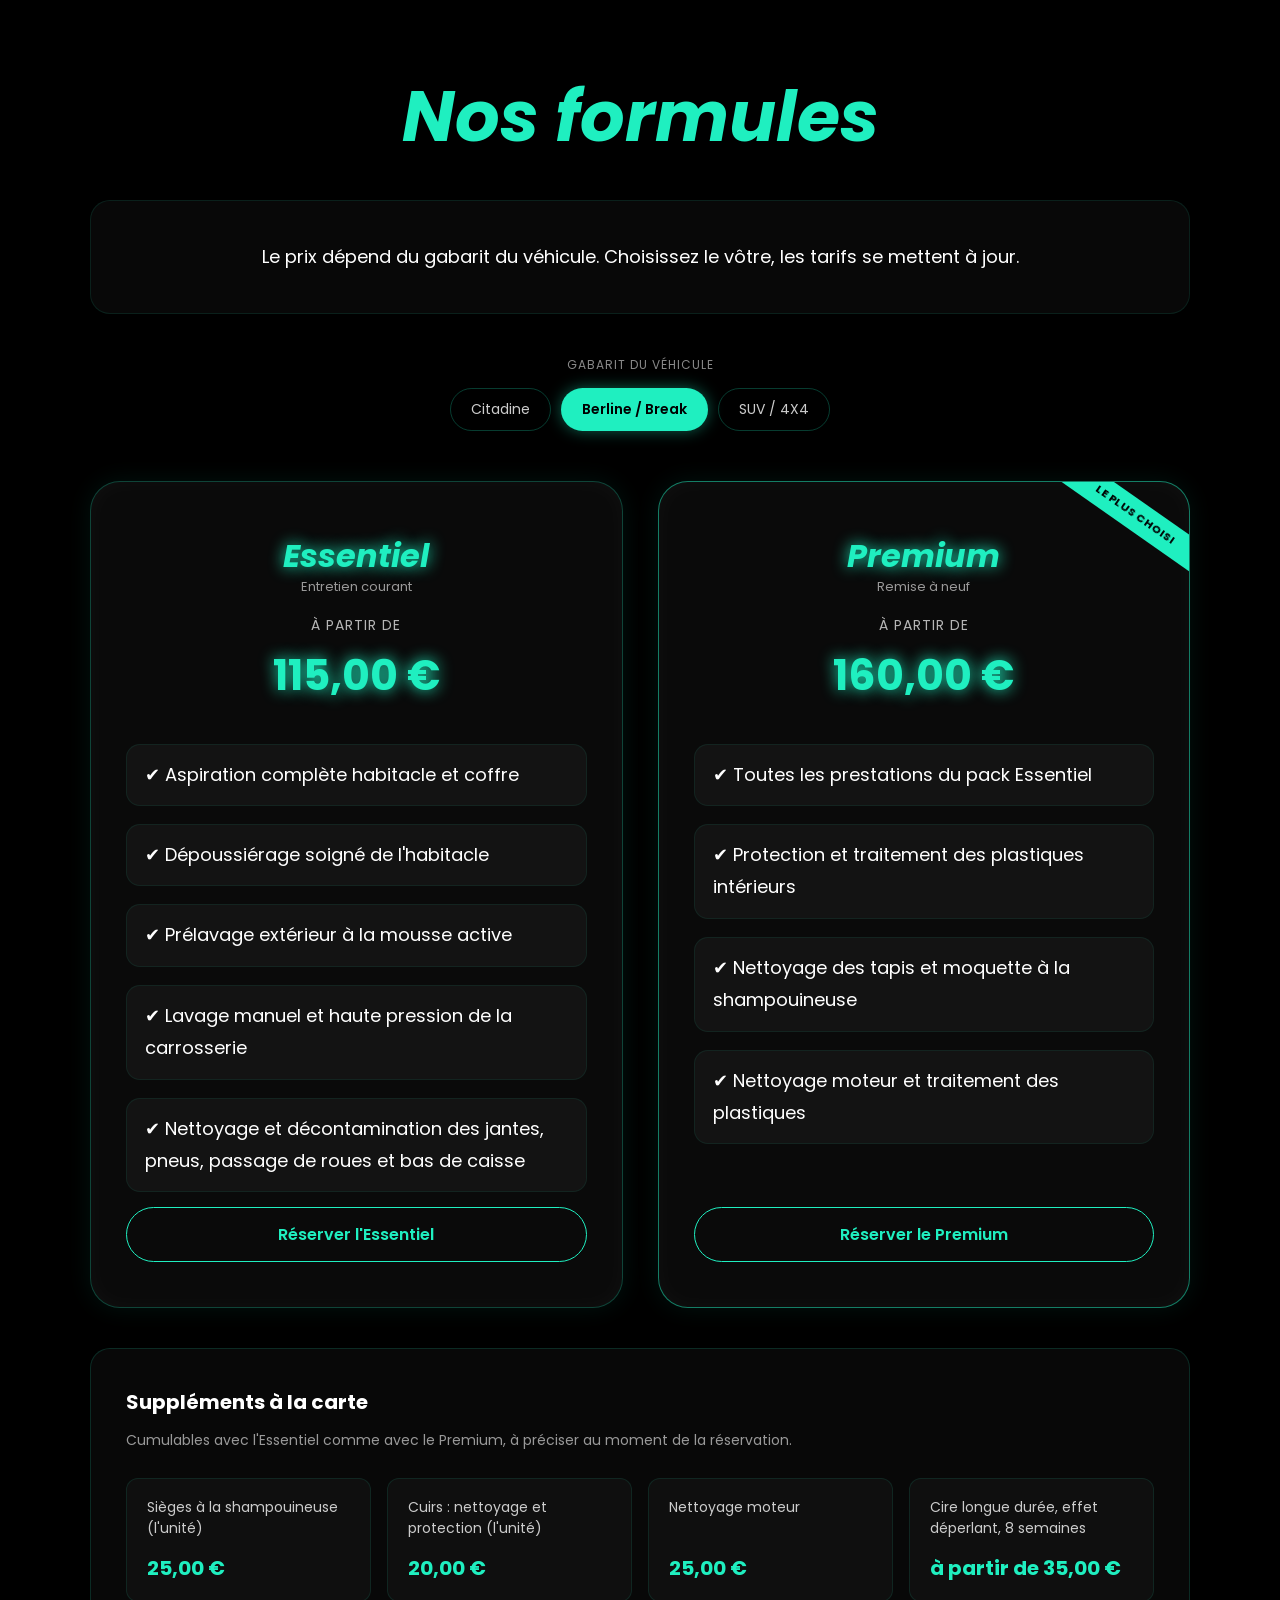
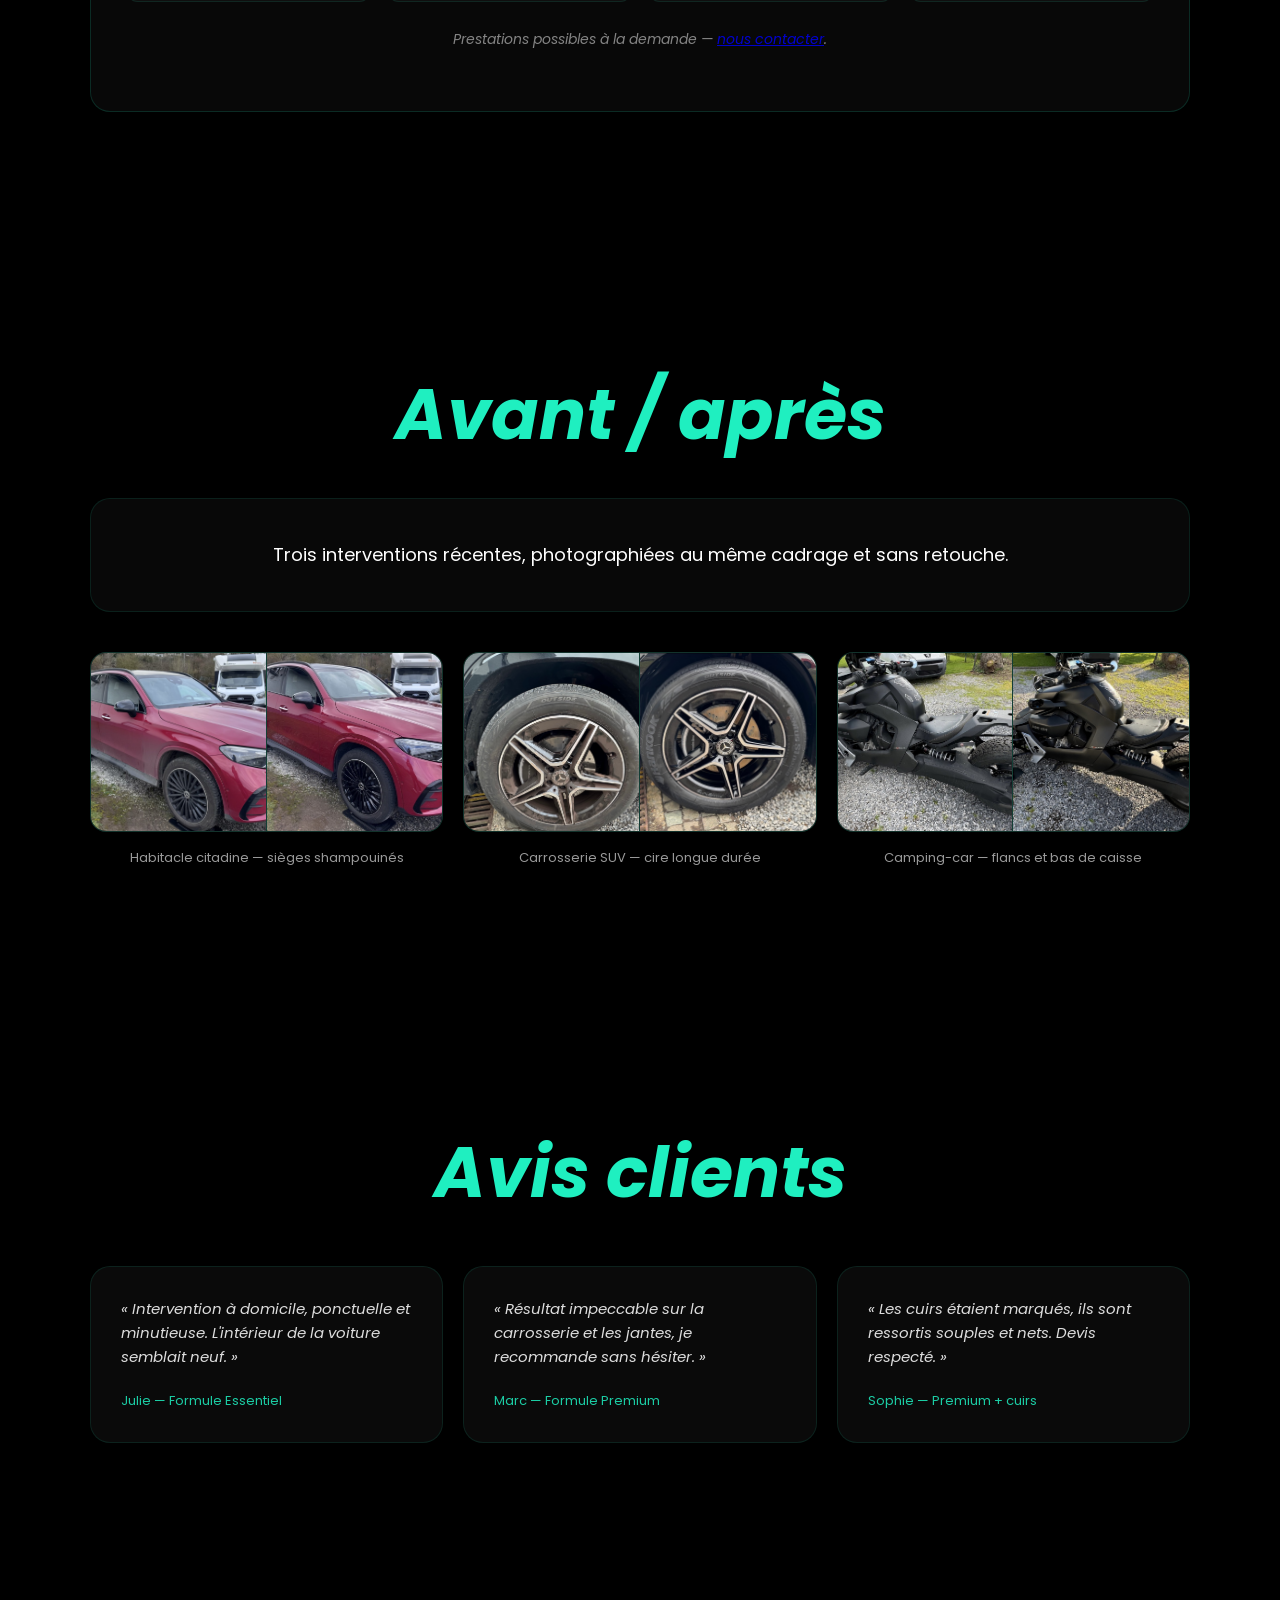
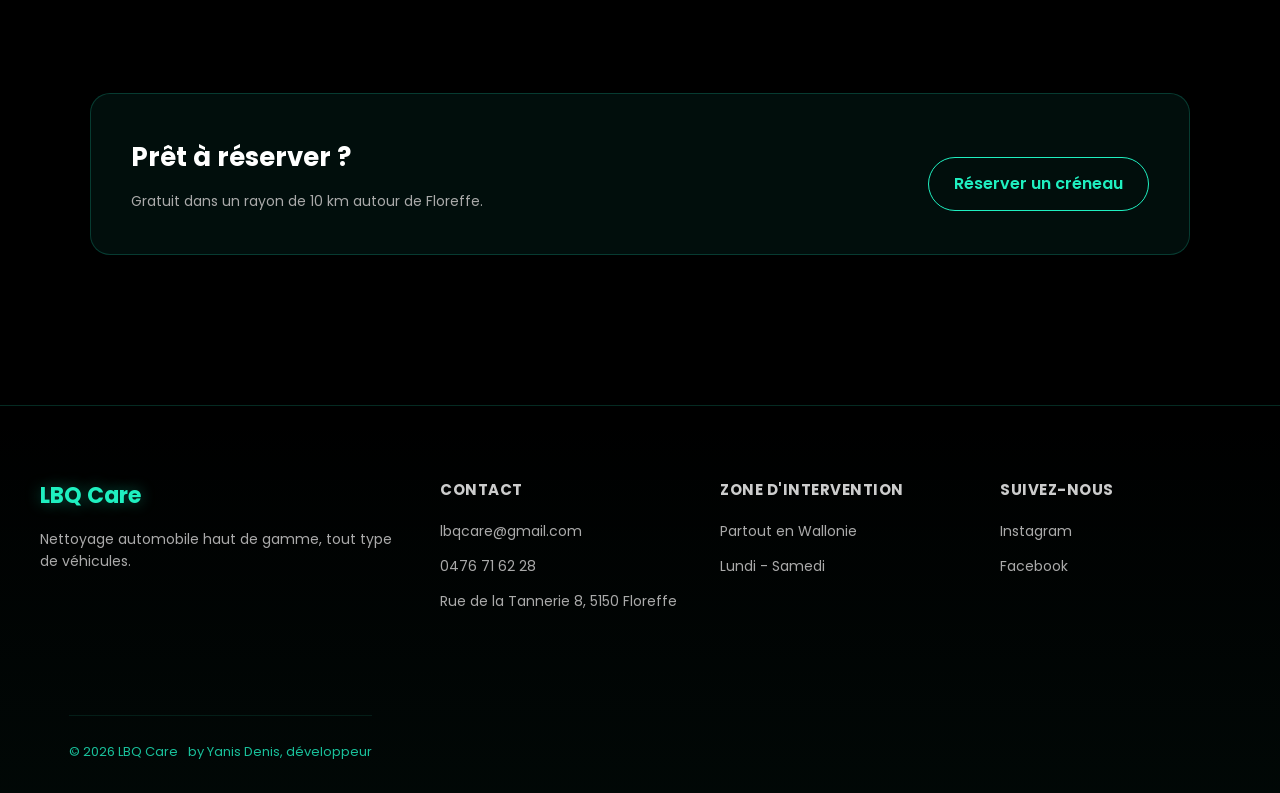
<file: services.html>
<!DOCTYPE html>
<html lang="fr">
<head>
<meta charset="UTF-8">
<meta name="viewport" content="width=device-width, initial-scale=1.0">
<title>LBQ Care - Services</title>
<link rel="stylesheet" href="./style.css">
<link href="https://fonts.googleapis.com/css2?family=Poppins:wght@300;400;500;600;700&display=swap" rel="stylesheet">
</head>

<body>

<nav class="navbar">
  <div class="nav-container">

    <div class="logo">
      <a href="./index.html">
        <img src="./img/logo-transparent.png" alt="LBQ Care">
      </a>
    </div>
<button class="menu-toggle" aria-label="Menu">
  <span></span><span></span><span></span>
</button>
    <ul class="nav-menu">
      <li><a href="./index.html">Accueil</a></li>
      <li><a href="./services.html" class="active">Services</a></li>
      <li><a href="./engagement.html">Engagement</a></li>
      <li><a href="./reservation.html">Réservation</a></li>
      <li><a href="./contact.html">Contact</a></li>
    </ul>

  </div>
</nav>

<section class="services-hero">
<div class="container services-hero-grid fade">

<div class="services-hero-text">
<span class="eyebrow">Detailing automobile · Belgique</span>
<h1>La propreté qui se voit au premier regard.</h1>
<p>Nettoyage intérieur et extérieur, à domicile. Tout type de véhicules.</p>
<div class="hero-actions">
<a class="btn" href="#formules">Voir les formules</a>
<a class="btn-outline" href="#avant-apres">Résultats avant / après</a>
</div>
</div>

<div class="compare-wrap">
<div class="compare-labels">
<span>AVANT</span>
<span class="tag-apres">APRÈS</span>
</div>
<div class="compare-slider" id="compareSlider">
<div class="compare-before">
  <img src="./img/ChatGPT Image 1 août 2026, 16_07_55.png" alt="Avant">
<small>véhicule sale, même cadrage</small>
</div>
<div class="compare-after" id="compareAfter">
  <img src="./img/e57b115c-7bbb-42d3-a21a-1c2f8b788317.jpg" alt="Après">
<small>véhicule nettoyé, même cadrage</small>
</div>
<div class="compare-handle" id="compareHandle"></div>
<input type="range" min="0" max="100" value="50" id="compareRange" class="compare-range" aria-label="Comparer avant et après">
</div>
<p class="compare-hint">Faites glisser la poignée — ou utilisez les flèches du clavier.</p>
</div>

</div>
</section>

<section>
<div class="container fade">

<div class="service-layout">

<div class="service-text">
<h2>Une expertise du nettoyage automobile</h2>

<p>
Chez LBQ Care, nous assurons un nettoyage automobile haut de gamme,
réalisé avec précision et des produits professionnels adaptés à chaque surface.
L'objectif est simple : un véhicule propre, sain et parfaitement entretenu.
</p>

<ul>
<li>✔ Lavage intérieur complet</li>
<li>✔ Nettoyage extérieur sans traces</li>
<li>✔ Dégraissage des surfaces sensibles</li>
<li>✔ Aspiration et soin de l'habitacle</li>
<li>✔ Finition brillante et propre</li>
</ul>
</div>

<div class="service-slider">
<img class="slide-service active" src="./img/16922a89-8c2f-46c7-a483-dfe06f125da0.jpg" alt="LBQ Care detailing">
<img class="slide-service" src="./img/e57b115c-7bbb-42d3-a21a-1c2f8b788317.jpg" alt="LBQ Care detailing">
<img class="slide-service" src="./img/fa2de0bf-b7e8-4d32-846a-e6662dc2bbe4.jpg" alt="LBQ Care detailing">
<img class="slide-service" src="./img/IMG_8455.jpeg" alt="LBQ Care detailing">
<img class="slide-service" src="./img/IMG_8452.jpeg" alt="LBQ Care detailing">
<img class="slide-service" src="./img/IMG_8450.jpeg" alt="LBQ Care detailing">
<img class="slide-service" src="./img/IMG_1449.jpeg" alt="LBQ Care detailing">
</div>

</div>

</div>
</section>

<section id="formules">
<div class="container fade">

<h1 class="section-title packs-title">Nos formules</h1>
<p class="block center-text">Le prix dépend du gabarit du véhicule. Choisissez le vôtre, les tarifs se mettent à jour.</p>

<div class="vehicle-toggle" id="vehicleToggle">
<span class="vehicle-toggle-label">Gabarit du véhicule</span>
<div class="vehicle-toggle-buttons">
<button type="button" class="vehicle-btn" data-vehicle="citadine">Citadine</button>
<button type="button" class="vehicle-btn active" data-vehicle="berline">Berline / Break</button>
<button type="button" class="vehicle-btn" data-vehicle="campingcar">SUV / 4X4</button>
</div>
</div>

<div class="grid pricing-grid">

<div class="card pricing-card">

<h2>Essentiel</h2>
<p class="pack-subtitle">Entretien courant</p>

<div class="price-tag">
<span class="from">à partir de</span>
<span class="amount" data-price="essentiel">115,00 €</span>
</div>

<ul>
<li>✔ Aspiration complète habitacle et coffre</li>
<li>✔ Dépoussiérage soigné de l'habitacle</li>
<li>✔ Prélavage extérieur à la mousse active</li>
<li>✔ Lavage manuel et haute pression de la carrosserie</li>
<li>✔ Nettoyage et décontamination des jantes, pneus, passage de roues et bas de caisse</li>
</ul>

<div class="product-buttons">
<a href="./reservation.html" class="btn">Réserver l'Essentiel</a>
</div>

</div>

<div class="card pricing-card featured">

<span class="badge-choice">Le plus choisi</span>

<h2>Premium</h2>
<p class="pack-subtitle">Remise à neuf</p>

<div class="price-tag">
<span class="from">à partir de</span>
<span class="amount" data-price="premium">160,00 €</span>
</div>

<ul>
<li>✔ Toutes les prestations du pack Essentiel</li>
<li>✔ Protection et traitement des plastiques intérieurs</li>
<li>✔ Nettoyage des tapis et moquette à la shampouineuse</li>
<li>✔ Nettoyage moteur et traitement des plastiques</li>
</ul>

<div class="product-buttons">
<a href="./reservation.html" class="btn">Réserver le Premium</a>
</div>

</div>

</div>

<div class="supplements-box fade">
<h3>Suppléments à la carte</h3>
<p>Cumulables avec l'Essentiel comme avec le Premium, à préciser au moment de la réservation.</p>

<div class="supplements-grid">
<div class="supplement-item"><span>Sièges à la shampouineuse (l'unité)</span><strong>25,00 €</strong></div>
<div class="supplement-item"><span>Cuirs : nettoyage et protection (l'unité)</span><strong>20,00 €</strong></div>
<div class="supplement-item"><span>Nettoyage moteur</span><strong>25,00 €</strong></div>
<div class="supplement-item"><span>Cire longue durée, effet déperlant, 8 semaines</span><strong>à partir de 35,00 €</strong></div>
</div>

<p class="note-text">Prestations possibles à la demande — <a href="./contact.html">nous contacter</a>.</p>
</div>

</div>
</section>

<section id="avant-apres">
<div class="container fade">

<h1 class="section-title">Avant / après</h1>
<p class="block center-text">Trois interventions récentes, photographiées au même cadrage et sans retouche.</p>

<div class="grid before-after-grid">

<div class="ba-card">
<div class="ba-photo">
<img src="./img/IMG_9994.jpeg" alt="Avant">
<img src="./img/IMG_8450.jpeg" alt="Après">
</div>
<p>Habitacle citadine — sièges shampouinés</p>
</div>

<div class="ba-card">
<div class="ba-photo">
<img src="./img/IMG_7118.jpeg" alt="Avant">
<img src="./img/IMG_8455.jpeg" alt="Après">
</div>
<p>Carrosserie SUV — cire longue durée</p>
</div>

<div class="ba-card">
<div class="ba-photo">
<img src="./img/IMG_8451.jpeg" alt="Avant">
<img src="./img/IMG_1449.jpeg" alt="Après">
</div>
<p>Camping-car — flancs et bas de caisse</p>
</div>

</div>

</div>
</section>

<section>
<div class="container fade">

<h1 class="section-title">Avis clients</h1>

<div class="grid testimonial-grid">

<div class="card testimonial-card">
<p>« Intervention à domicile, ponctuelle et minutieuse. L'intérieur de la voiture semblait neuf. »</p>
<span class="testimonial-author">Julie — Formule Essentiel</span>
</div>

<div class="card testimonial-card">
<p>« Résultat impeccable sur la carrosserie et les jantes, je recommande sans hésiter. »</p>
<span class="testimonial-author">Marc — Formule Premium</span>
</div>

<div class="card testimonial-card">
<p>« Les cuirs étaient marqués, ils sont ressortis souples et nets. Devis respecté. »</p>
<span class="testimonial-author">Sophie — Premium + cuirs</span>
</div>

</div>

</div>
</section>

<section class="cta-banner fade">
<div class="container cta-inner">
<div>
<h2>Prêt à réserver ?</h2>
<p>Gratuit dans un rayon de 10 km autour de Floreffe.</p>
</div>
<a class="btn" href="./reservation.html">Réserver un créneau</a>
</div>
</section>

<footer class="site-footer">
<div class="footer-inner">

<div class="footer-col footer-brand">
<h3>LBQ Care</h3>
<p>Nettoyage automobile haut de gamme, tout type de véhicules.</p>
</div>

<div class="footer-col">
<h4>Contact</h4>
<a href="mailto:lbqcare@gmail.com">lbqcare@gmail.com</a>
<a href="tel:0476716228">0476 71 62 28</a>
<span>Rue de la Tannerie 8, 5150 Floreffe</span>
</div>

<div class="footer-col">
<h4>Zone d'intervention</h4>
<span>Partout en Wallonie</span>
<span>Lundi - Samedi</span>
</div>

<div class="footer-col">
<h4>Suivez-nous</h4>
<a href="https://www.instagram.com/lbqcare/">Instagram</a>
<a href="https://www.facebook.com/profile.php?id=61559103836979">Facebook</a>
</div>

<div class="footer-bottom">
<span>© 2026 LBQ Care</span>
<span>by Yanis Denis, développeur</span>
</div>
</footer>

<script src="./script.js"></script>
</body>
</html>
</file>
<file: style.css>
@import url('https://fonts.googleapis.com/css2?family=Poppins:wght@300;400;500;600;700&display=swap');

:root{
--green:#1FEFC0;
--green-dark:#14C9A0;
--green-rgb:31,239,192;
--bg:#000000;
}

*{
margin:0;
padding:0;
box-sizing:border-box;
}
html{
overflow-x:hidden;
}

body{
font-family:'Poppins',sans-serif;
background:var(--bg);
color:white;
overflow-x:hidden;
position:relative;
font-size:18px;
line-height:1.8;
}

/* ===== FOND ===== */

body::before{
content:"";
position:fixed;
inset:0;

background:
radial-gradient(1px 1px at 10% 10%, var(--green), transparent),
radial-gradient(1px 1px at 20% 30%, #ffffff, transparent),
radial-gradient(1px 1px at 30% 80%, var(--green), transparent),
radial-gradient(1px 1px at 40% 60%, #ffffff, transparent),
radial-gradient(1px 1px at 50% 20%, var(--green), transparent),
radial-gradient(1px 1px at 60% 70%, #ffffff, transparent),
radial-gradient(1px 1px at 70% 40%, var(--green), transparent),
radial-gradient(1px 1px at 80% 90%, #ffffff, transparent),
radial-gradient(1px 1px at 90% 50%, var(--green), transparent);

background-size:200px 200px;

opacity:0.35;
z-index:-1;

animation:starsMove 120s linear infinite;
}

@keyframes starsMove{
from{transform:translateY(0);}
to{transform:translateY(-300px);}
}

/* ===== NAVBAR ===== */

.navbar{
position:fixed;
top:0;
width:100%;

display:flex;
justify-content:center;
align-items:center;

padding:14px 40px;

background:transparent;
backdrop-filter:none;

border-bottom:1px solid transparent;

z-index:999;

transition:background 0.35s ease, backdrop-filter 0.35s ease, border-color 0.35s ease;
}

.navbar .nav-menu a,
.navbar .logo{
filter:drop-shadow(0 2px 6px rgba(0,0,0,0.6));
}

.navbar.scrolled{
background:rgba(0,0,0,0.5);
backdrop-filter:blur(20px);
border-bottom:1px solid rgba(var(--green-rgb),0.2);
}

.nav-container{
width:100%;
max-width:1400px;

display:flex;
justify-content:space-between;
align-items:center;
}

.logo img{
height:140px;
filter:drop-shadow(0 0 10px var(--green));
transition:0.2s;
}

.logo img:hover{
transform:scale(1.05);
}

.nav-menu{
display:flex;
gap:12px;
list-style:none;
align-items:center;
margin-left:auto;
flex-wrap:wrap;
justify-content:flex-end;
}

.nav-menu a{
color:var(--green);
text-decoration:none;

padding:8px 14px;

border-radius:20px;
border:1px solid rgba(var(--green-rgb),0.2);

font-size:16px;

transition:0.3s;
}

.nav-menu a:hover,
.nav-menu a.active{
background:var(--green);
color:black;
box-shadow:0 0 20px var(--green);
}

/* ===== HERO ===== */

.hero{
height:100vh;

display:flex;
justify-content:center;
align-items:center;

text-align:center;

padding-top:160px;
}

.hero-content h1{
font-size:4rem;
color:var(--green);
text-shadow:0 0 40px var(--green);
}

.hero p{
margin-top:10px;
opacity:0.8;
}

/* ===== GLOBAL ===== */

section{
padding:120px 20px;
}

.container{
max-width:1100px;
margin:auto;
}

h1{
font-size:70px;
color:var(--green);
}

h2{
font-size:32px;
color:var(--green);
}

h3{
font-size:24px;
}

p{
font-size:18px;
}

/* Titre de section centré + italique (ex : "Bienvenue chez LBQ Care") */
.section-title{
text-align:center;
font-style:italic;
}

.center-text{
text-align:center;
}

.note-text{
text-align:center;
margin-top:25px;
opacity:0.85;
font-style:italic;
}

/* ===== BTN ===== */

.btn{
display:inline-block;

padding:12px 25px;
margin-top:20px;

border-radius:30px;
border:1px solid var(--green);

color:var(--green);
text-decoration:none;

font-size:16px;
font-weight:600;

transition:0.3s;
}

.btn:hover{
background:var(--green);
color:black;

transform:scale(1.05);

box-shadow:0 0 25px var(--green);
}

/* ===== BLOCK ===== */

.block{
background:rgba(255,255,255,0.03);

border:1px solid rgba(var(--green-rgb),0.1);
border-radius:20px;

padding:40px;
margin-top:20px;
}

/* ===== GRID ===== */

.grid{
display:grid;
grid-template-columns:repeat(auto-fit,minmax(250px,1fr));

gap:20px;
margin-top:30px;

align-items:stretch;
}

/* ===== CARD ===== */

.card{
background:rgba(255,255,255,0.04);

padding:30px;

border-radius:20px;
border:1px solid rgba(var(--green-rgb),0.1);

display:flex;
flex-direction:column;
justify-content:space-between;

text-align:center;

transition:0.4s;
}

.card:hover{
transform:translateY(-12px) scale(1.02);

box-shadow:0 0 40px rgba(var(--green-rgb),0.25);
}

/* Titres de cartes en italique (Vision / Qualité / Expertise, etc.) */
.card h2,
.map-card h2{
font-style:italic;
}

.card i,
.map-card i{
color:var(--green);
margin-right:8px;
text-shadow:0 0 10px var(--green);
}

/* icône au-dessus du texte (cartes contact) */
.card h2 i{
font-size:28px;
margin:0;
}
.card h2:has(i){
display:flex;
flex-direction:column;
align-items:center;
gap:10px;
}

/* ===== FOOTER ===== */

.site-footer{
margin-top:100px;
padding:70px 40px 30px;

border-top:1px solid rgba(var(--green-rgb),0.15);
background:linear-gradient(to bottom, transparent, rgba(var(--green-rgb),0.03));
}

.footer-inner{
max-width:1200px;
margin:0 auto;

display:grid;
grid-template-columns:1.5fr 1fr 1fr 1fr;
gap:40px;
}

.footer-col h3{
color:var(--green);
font-size:22px;
margin-bottom:12px;
text-shadow:0 0 15px rgba(var(--green-rgb),0.4);
}

.footer-col h4{
color:#fff;
font-size:15px;
letter-spacing:0.5px;
text-transform:uppercase;
margin-bottom:16px;
opacity:0.8;
}

.footer-col p{
color:#aaa;
font-size:14px;
line-height:1.6;
}

.footer-col a,
.footer-col span{
display:block;
color:#aaa;
font-size:14px;
text-decoration:none;
margin-bottom:10px;
transition:color 0.2s ease;
}

.footer-col a:hover{
color:var(--green);
}

.footer-bottom{
max-width:1200px;
margin:50px auto 0;
padding-top:24px;

border-top:1px solid rgba(var(--green-rgb),0.1);

display:flex;
justify-content:space-between;
flex-wrap:wrap;
gap:10px;

font-size:13px;
color:#777;
}

.footer-bottom span{
color:var(--green);
opacity:0.8;
}

@media (max-width:800px){
.footer-inner{
grid-template-columns:1fr 1fr;
}
.footer-bottom{
flex-direction:column;
text-align:center;
}
}

@media (max-width:500px){
.footer-inner{
grid-template-columns:1fr;
}
}

/* ===== SERVICES ===== */

.service-layout{
display:grid;
grid-template-columns:1fr 1fr;

gap:40px;
align-items:center;

margin-top:50px;
}

.service-text ul{
margin-top:20px;

list-style:none;
line-height:2;
color:var(--green);
}

.service-slider{
position:relative;

height:400px;

border-radius:20px;
overflow:hidden;

border:1px solid rgba(var(--green-rgb),0.2);

box-shadow:0 0 30px rgba(var(--green-rgb),0.1);
}

.slide-service{
position:absolute;

width:100%;
height:100%;

object-fit:cover;

opacity:0;

transition:1s;

filter:brightness(0.6);
}

.slide-service.active{
opacity:1;
}

.packs-title{
margin-top:70px;
}

/* ===== PRODUITS ===== */

.product-grid{
display:grid;
grid-template-columns:repeat(auto-fit,minmax(220px,1fr));

gap:25px;
margin-top:40px;
}

.product-card{
background:rgba(255,255,255,0.03);

border:1px solid rgba(var(--green-rgb),0.15);
border-radius:20px;

padding:25px;

display:flex;
flex-direction:column;
justify-content:space-between;

text-align:center;

transition:0.4s;
}

.product-card:hover{
transform:translateY(-10px) scale(1.02);

box-shadow:0 0 40px rgba(var(--green-rgb),0.25);
}

.product-image{
width:100%;
height:260px;

object-fit:cover;

border-radius:20px;

margin-bottom:20px;

border:1px solid rgba(var(--green-rgb),0.2);
}

.product-card h3{
color:var(--green);
margin-bottom:10px;
}

.product-card p{
flex:1;
opacity:0.8;
margin-bottom:15px;
}

.product-buttons{
display:flex;
justify-content:center;
align-items:center;
gap:15px;

flex-wrap:wrap;

margin-top:auto;
}

/* ===== FORMULES / PRIX ===== */

.formule{
text-align:center;

padding:40px;

position:relative;
overflow:hidden;
}

.price{
font-size:20px;
margin-bottom:20px;

color:var(--green);

text-shadow:0 0 10px var(--green);
}

.formule ul{
list-style:none;

line-height:2;

text-align:left;
}

.price-tag{
text-align:center;
margin-bottom:30px;
}

.price-tag .from{
display:block;
font-size:14px;
letter-spacing:1px;
text-transform:uppercase;
opacity:0.7;
}

.price-tag .amount{
display:block;
font-size:42px;
font-weight:700;
color:var(--green);
text-shadow:0 0 15px var(--green);
}

/* ===== PRICING ===== */

.pricing-grid{
display:grid;
grid-template-columns:repeat(auto-fit,minmax(320px,1fr));

gap:35px;
margin-top:50px;

align-items:stretch;
}

.pricing-card{
position:relative;
overflow:hidden;

padding:45px 35px;

border-radius:30px;

background:rgba(255,255,255,0.04);

border:1px solid rgba(var(--green-rgb),0.25);

backdrop-filter:blur(18px);

box-shadow:
0 0 25px rgba(var(--green-rgb),0.08),
inset 0 0 25px rgba(255,255,255,0.03);

display:flex;
flex-direction:column;
justify-content:space-between;

transition:0.45s;
}

.pricing-card:hover{
transform:translateY(-12px) scale(1.02);

box-shadow:
0 0 30px rgba(var(--green-rgb),0.2),
0 0 80px rgba(var(--green-rgb),0.08);
}

.pricing-card h2{
text-align:center;
text-shadow:0 0 15px var(--green);
}

.pricing-card h3{
font-size:58px;

text-align:center;

margin-bottom:30px;
}

.pricing-card ul{
list-style:none;

display:flex;
flex-direction:column;
gap:18px;

flex:1;

text-align:left;
}

.pricing-card ul li{
padding:14px 18px;

border-radius:14px;

background:rgba(255,255,255,0.04);

border:1px solid rgba(var(--green-rgb),0.08);

transition:0.3s;
}

.pricing-card ul li:hover{
transform:translateX(5px);

background:rgba(var(--green-rgb),0.08);
}

/* ===== FORM ===== */

input,
select,
textarea{
width:100%;

padding:18px;

border-radius:15px;
border:1px solid rgba(var(--green-rgb),0.2);

background:rgba(255,255,255,0.05);
color:white;

font-size:17px;

outline:none;

transition:0.3s;
}

input:focus,
select:focus,
textarea:focus{
border-color:var(--green);

box-shadow:0 0 20px rgba(var(--green-rgb),0.2);
}

select option{
background:black;
color:white;
}

/* ===== RESERVATION ===== */

.reservation-section{
width:100%;
min-height:100vh;

display:flex;
justify-content:center;
align-items:center;

padding:260px 0 60px;
box-sizing:border-box;
}

.reservation-form{
width:100%;
max-width:1200px;

padding:40px 80px;

display:grid;
grid-template-columns:repeat(2,1fr);

gap:20px;
}

.reservation-form textarea,
.reservation-form button{
grid-column:1 / -1;
}

.reservation-form textarea{
height:140px;
resize:none;
}

.reservation-form button{
padding:15px;

border:none;
border-radius:8px;

background:var(--green);
color:black;

font-weight:bold;

cursor:pointer;

transition:0.3s;
}

.reservation-form button:hover{
background:var(--green-dark);
}

/* ===== MAP ===== */

.map-card{
margin-top:40px;

padding:40px;

border-radius:20px;

background:rgba(255,255,255,0.03);

border:1px solid rgba(var(--green-rgb),0.15);

text-align:center;
}

.map-frame{
margin-top:20px;

border-radius:15px;
overflow:hidden;
}

/* ===== CONTACT ===== */

.contact-section{
padding-top:260px;
}

.contact-buttons{
display:flex;
justify-content:center;
align-items:center;

gap:20px;

flex-wrap:wrap;

margin-top:30px;
}

.contact-buttons a{
width:220px;
height:55px;

display:flex;
justify-content:center;
align-items:center;

background:var(--green);
color:black;

text-decoration:none;
font-weight:bold;

border-radius:8px;

transition:0.3s;
}

.contact-buttons a:hover{
background:var(--green-dark);
}

.card .btn{
display:flex;
justify-content:center;
align-items:center;

width:100%;
height:55px;

margin-top:15px;

text-align:center;

box-sizing:border-box;
}

/* ===== RESPONSIVE ===== */

@media(max-width:1000px){

.navbar{
padding:8px 20px;
}

.logo img{
height:150px;
}

.nav-menu{
display:none;
}

.hero{
padding-top:140px;
height:auto;
min-height:100vh;
}

.hero h1{
font-size:42px;
}

h1{
font-size:38px;
}

.section-title,
.quote-section blockquote{
word-wrap:break-word;
overflow-wrap:break-word;
}

.hero p{
font-size:17px;
padding:0 20px;
}

.service-layout{
grid-template-columns:1fr;
}

.grid{
grid-template-columns:1fr;
}

.block{
padding:25px;
}

section{
padding:80px 20px;
}

footer{
text-align:center;
padding:30px 20px;
}

footer::before{
display:none;
}

.product-image{
height:220px;
}

.reservation-section{
padding-top:160px;
}

.contact-section{
padding-top:160px;
}

.reservation-form{
grid-template-columns:1fr;
padding:20px;
}

}
/* ===== HOME - EXTRA SECTIONS ===== */

.eyebrow{
display:inline-block;
margin-bottom:14px;

font-size:13px;
letter-spacing:1.5px;
text-transform:uppercase;
color:var(--green);
opacity:0.8;
}

.hero-actions{
display:flex;
gap:16px;
justify-content:center;
flex-wrap:wrap;
margin-top:20px;
}

.btn-outline{
display:inline-block;

padding:12px 25px;
margin-top:20px;

border-radius:30px;
border:1px solid rgba(var(--green-rgb),0.4);

color:var(--green);
text-decoration:none;

font-size:16px;
font-weight:600;

transition:0.3s;
}

.btn-outline:hover{
background:rgba(var(--green-rgb),0.08);
border-color:var(--green);
transform:scale(1.05);
}

.btn-outline:hover{
background:rgba(var(--green-rgb),0.08);
border-color:var(--green);
}

.stats-strip{
padding:50px 20px;
border-top:1px solid rgba(var(--green-rgb),0.12);
border-bottom:1px solid rgba(var(--green-rgb),0.12);
}

.stats-grid{
max-width:900px;
margin:0 auto;

display:grid;
grid-template-columns:repeat(3, 1fr);
gap:30px;
text-align:center;
}

.stat strong{
display:block;
font-size:32px;
color:var(--green);
text-shadow:0 0 20px rgba(var(--green-rgb),0.4);
margin-bottom:6px;
}

.stat span{
font-size:14px;
color:#aaa;
}

.check-list{
max-width:700px;
margin:0 auto;
display:flex;
flex-direction:column;
gap:16px;
}

.check-item{
padding:18px 24px;
border-radius:12px;
background:rgba(255,255,255,0.03);
border:1px solid rgba(var(--green-rgb),0.15);
color:#ddd;
font-size:15px;
}

.cta-banner{
margin:80px 0 40px;
padding:50px 20px;
}

.cta-inner{
display:flex;
justify-content:space-between;
align-items:center;
flex-wrap:wrap;
gap:24px;

padding:40px;
border-radius:20px;
background:rgba(var(--green-rgb),0.06);
border:1px solid rgba(var(--green-rgb),0.2);
}

.cta-inner h2{
color:#fff;
font-size:26px;
margin-bottom:8px;
}

.cta-inner p{
color:#aaa;
font-size:14px;
}

@media (max-width:700px){
.stats-grid{
grid-template-columns:1fr;
}
.cta-inner{
flex-direction:column;
text-align:center;
}
}
/* ===== SERVICES - TESTIMONIALS ===== */

.testimonial-card{
display:flex;
flex-direction:column;
justify-content:space-between;
gap:20px;
text-align:left;
}

.testimonial-card p{
color:#ddd;
font-size:15px;
line-height:1.6;
font-style:italic;
}

.testimonial-author{
color:var(--green);
font-size:13px;
opacity:0.85;
}
/* ===== SERVICES PAGE - REFONTE ===== */

.services-hero{
padding:260px 20px 60px;
}

.services-hero-grid{
display:grid;
grid-template-columns:1fr 1fr;
gap:60px;
align-items:center;
}

.services-hero-text h1{
font-size:44px;
line-height:1.15;
color:#fff;
margin:10px 0 20px;
}

.services-hero-text p{
color:#aaa;
font-size:15px;
line-height:1.6;
margin-bottom:26px;
}

.compare-wrap{
position:relative;
}

.compare-labels{
display:flex;
justify-content:space-between;
margin-bottom:10px;
font-size:12px;
letter-spacing:1px;
color:#888;
text-transform:uppercase;
}

.tag-apres{
color:var(--green);
border:1px solid rgba(var(--green-rgb),0.4);
padding:2px 10px;
border-radius:20px;
}

.compare-slider{
position:relative;
height:340px;
border-radius:20px;
overflow:hidden;
border:1px solid rgba(var(--green-rgb),0.2);
}

.compare-before,
.compare-after{
position:absolute;
inset:0;

display:flex;
align-items:center;
justify-content:center;

background:#111;
color:#888;
font-size:13px;
letter-spacing:1px;
text-transform:uppercase;
overflow:hidden;
}

.compare-before img,
.compare-after img{
width:100%;
height:100%;
object-fit:cover;
}

.compare-before small,
.compare-after small{
display:none;
}

.compare-after{
color:var(--green);
opacity:0.9;
clip-path:inset(0 0 0 50%);
}

.compare-before small,
.compare-after small{
text-transform:none;
letter-spacing:0;
font-size:12px;
color:#666;
}

.compare-handle{
position:absolute;
top:0;
bottom:0;
left:50%;
width:2px;
background:var(--green);
box-shadow:0 0 12px var(--green);
pointer-events:none;
}

.compare-handle::before{
content:"⟷";
position:absolute;
top:50%;
left:50%;
transform:translate(-50%,-50%);
width:34px;
height:34px;
border-radius:50%;
background:var(--green);
color:#000;
display:flex;
align-items:center;
justify-content:center;
font-size:14px;
box-shadow:0 0 15px var(--green);
}

.compare-range{
position:absolute;
inset:0;
width:100%;
height:100%;
opacity:0;
cursor:ew-resize;
margin:0;
}

.compare-hint{
margin-top:10px;
font-size:12px;
color:#777;
text-align:center;
}

.vehicle-toggle{
max-width:520px;
margin:40px auto 10px;
text-align:center;
}

.vehicle-toggle-label{
display:block;
font-size:12px;
letter-spacing:1px;
text-transform:uppercase;
color:#888;
margin-bottom:12px;
}

.vehicle-toggle-buttons{
display:flex;
gap:10px;
justify-content:center;
flex-wrap:wrap;
}

.vehicle-btn{
padding:10px 20px;
border-radius:30px;
border:1px solid rgba(var(--green-rgb),0.25);
background:transparent;
color:#ccc;
font-family:inherit;
font-size:14px;
cursor:pointer;
transition:all 0.2s ease;
}

.vehicle-btn:hover{
border-color:var(--green);
}

.vehicle-btn.active{
background:var(--green);
color:#000;
font-weight:600;
box-shadow:0 0 15px rgba(var(--green-rgb),0.4);
}

.pack-subtitle{
text-align:center;
color:#999;
font-size:13px;
margin-top:-10px;
margin-bottom:15px;
}

.pricing-card.featured{
border-color:rgba(var(--green-rgb),0.5);
}

.badge-choice{
position:absolute;
top:18px;
right:-38px;
transform:rotate(35deg);
background:var(--green);
color:#000;
font-size:11px;
font-weight:700;
letter-spacing:0.5px;
text-transform:uppercase;
padding:5px 45px;
}

.supplements-box{
margin-top:40px;
padding:35px;
border-radius:20px;
background:rgba(255,255,255,0.03);
border:1px solid rgba(var(--green-rgb),0.15);
}

.supplements-box h3{
color:#fff;
font-size:20px;
margin-bottom:8px;
}

.supplements-box > p{
color:#999;
font-size:14px;
margin-bottom:24px;
}

.supplements-grid{
display:grid;
grid-template-columns:repeat(4,1fr);
gap:16px;
}

@media (max-width:900px){
.supplements-grid{
grid-template-columns:repeat(2,1fr);
}
}

@media (max-width:550px){
.supplements-grid{
grid-template-columns:1fr;
}
}

.supplement-item{
display:flex;
flex-direction:column;
justify-content:space-between;
gap:14px;

min-height:110px;
padding:18px 20px;
border-radius:12px;
background:rgba(255,255,255,0.03);
border:1px solid rgba(var(--green-rgb),0.1);

font-size:14px;
color:#ccc;
line-height:1.5;

transition:border-color 0.2s ease;
}

.supplement-item:hover{
border-color:rgba(var(--green-rgb),0.3);
}

.supplement-item strong{
color:var(--green);
font-size:20px;
font-weight:700;
}

.before-after-grid{
grid-template-columns:repeat(3,1fr);
margin-top:40px;
}

.ba-card{
text-align:center;
}

.ba-photo{
height:180px;
border-radius:16px;
overflow:hidden;

display:flex;

background:#111;
border:1px solid rgba(var(--green-rgb),0.15);
}

.ba-photo img{
flex:1;
width:50%;
height:100%;
object-fit:cover;
border-right:1px solid rgba(var(--green-rgb),0.2);
}

.ba-photo img:last-child{
border-right:none;
}

.ba-card p{
margin-top:14px;
color:#999;
font-size:13px;
}

@media (max-width:900px){
.services-hero-grid{
grid-template-columns:1fr;
}
.before-after-grid{
grid-template-columns:1fr;
}
}
/* ===== ENGAGEMENT - ETAPES ===== */

.steps-grid{
grid-template-columns:repeat(4,1fr);
}

.step-card{
position:relative;
padding-top:50px;
}

.step-number{
position:absolute;
top:18px;
left:24px;

font-size:26px;
font-weight:700;
color:rgba(var(--green-rgb),0.35);
}

@media (max-width:900px){
.steps-grid{
grid-template-columns:1fr 1fr;
}
}

@media (max-width:550px){
.steps-grid{
grid-template-columns:1fr;
}
}
/* ===== ACCUEIL - REFONTE ===== */

.home-hero{
padding:260px 20px 60px;
}

.home-hero-grid{
display:grid;
grid-template-columns:1.1fr 1fr;
gap:60px;
align-items:center;
text-align:left;
}

.home-hero-text h1{
font-size:56px;
text-align:left;
margin:14px 0 18px;
}

.home-hero-text p{
color:#aaa;
font-size:16px;
line-height:1.6;
opacity:1;
margin-top:0;
}

.home-hero-photo img{
width:100%;
height:420px;
object-fit:cover;
border-radius:20px;
border:1px solid rgba(var(--green-rgb),0.2);
box-shadow:0 0 40px rgba(var(--green-rgb),0.1);
}

.pricing-teaser-grid{
grid-template-columns:repeat(2,1fr);
max-width:750px;
margin:40px auto 0;
}

.pricing-teaser{
position:relative;
text-align:center;
}

.pricing-teaser p{
color:#aaa;
font-size:14px;
margin-top:10px;
}

.pricing-teaser.featured{
border-color:rgba(var(--green-rgb),0.5);
}

.home-gallery{
display:grid;
grid-template-columns:repeat(3,1fr);
gap:20px;
margin-top:40px;
}

.home-gallery img{
width:100%;
height:220px;
object-fit:cover;
border-radius:16px;
border:1px solid rgba(var(--green-rgb),0.15);
transition:transform 0.3s ease;
}

.home-gallery img:hover{
transform:scale(1.03);
}

@media (max-width:900px){
.home-hero-grid{
grid-template-columns:1fr;
text-align:center;
}
.home-hero-text h1,
.home-hero-text p{
text-align:center;
}
.hero-actions{
justify-content:center;
}
.pricing-teaser-grid{
grid-template-columns:1fr;
}
.home-gallery{
grid-template-columns:1fr;
}
}
/* ===== ACCUEIL - REFONTE V2 (identité propre) ===== */

.zoom-hero-spacer{
height:250vh;
}

.zoom-hero-fixed{
position:fixed;
top:0;
left:0;
right:0;
bottom:0;
height:100vh;
width:100%;
overflow:hidden;

display:flex;
align-items:center;
justify-content:center;
text-align:center;

z-index:1;
}

.zoom-hero-img{
position:absolute;
inset:0;
width:100%;
height:100%;
object-fit:cover;
object-position:center 130%;

filter:saturate(0.5) brightness(0.55) contrast(1.1);

transform:scale(1.35);
transform-origin:center center;
will-change:transform;
}

.zoom-hero-overlay{
position:absolute;
inset:0;
background:
linear-gradient(to bottom, rgba(0,0,0,0.55) 0%, rgba(0,0,0,0.35) 35%, rgba(0,0,0,0.75) 100%),
radial-gradient(circle at 50% 40%, rgba(var(--green-rgb),0.1), transparent 65%);
opacity:0.85;
transition:opacity 0.1s linear;
}

.zoom-hero-content{
position:relative;
z-index:2;
padding:0 20px;
will-change:transform, opacity;
}

.zoom-hero-content .eyebrow,
.zoom-hero-content h1,
.zoom-hero-content p,
.zoom-hero-content .hero-actions{
opacity:0;
transform:translateY(30px);
animation:heroReveal 0.9s ease forwards;
}

.zoom-hero-content .eyebrow{ animation-delay:0.1s; }
.zoom-hero-content h1{ animation-delay:0.3s; }
.zoom-hero-content p{ animation-delay:0.5s; }
.zoom-hero-content .hero-actions{ animation-delay:0.7s; }

@keyframes heroReveal{
to{
opacity:1;
transform:translateY(0);
}
}

.zoom-hero-content h1{
font-size:4rem;
color:var(--green);
text-shadow:0 0 40px var(--green);
margin:10px 0;
}

.zoom-hero-content p{
opacity:0.85;
margin-bottom:10px;
}

@media (max-width:600px){
.zoom-hero-content h1{
font-size:2.6rem;
}
}

.how-it-works{
display:flex;
align-items:flex-start;
justify-content:center;
gap:20px;
margin-top:40px;
flex-wrap:wrap;
}

.how-step{
flex:1;
min-width:200px;
max-width:260px;
text-align:center;
}

.how-number{
display:flex;
align-items:center;
justify-content:center;

width:46px;
height:46px;
margin:0 auto 16px;
border-radius:50%;

border:1px solid rgba(var(--green-rgb),0.4);
color:var(--green);
font-weight:700;
font-size:18px;
}

.how-step h2{
font-size:19px;
margin-bottom:8px;
}

.how-step p{
color:#aaa;
font-size:14px;
}

.how-arrow{
color:rgba(var(--green-rgb),0.4);
font-size:24px;
padding-top:12px;
}

.home-gallery{
display:grid;
grid-template-columns:repeat(3,1fr);
gap:20px;
margin-top:40px;
}

.home-gallery-item img{
width:100%;
height:220px;
object-fit:cover;
border-radius:16px;
border:1px solid rgba(var(--green-rgb),0.15);
transition:transform 0.3s ease;
}

.home-gallery-item img:hover{
transform:scale(1.03);
}

.home-gallery-item p{
margin-top:10px;
text-align:center;
font-size:13px;
color:#999;
}

.quote-section{
text-align:center;
padding:60px 20px;
}

.quote-section blockquote{
max-width:700px;
margin:0 auto 16px;

font-size:26px;
font-style:italic;
line-height:1.5;
color:#fff;
}

.quote-author{
color:var(--green);
font-size:14px;
}

@media (max-width:900px){
.home-gallery{
grid-template-columns:1fr;
}
.how-arrow{
display:none;
}
}

@media (max-width:600px){
.home-hero-content h1{
font-size:2.6rem;
}
}
.menu-toggle{
display:none;
flex-direction:column;
gap:6px;
background:none;
border:none;
cursor:pointer;
padding:10px;
}

.menu-toggle span{
width:28px;
height:3px;
background:var(--green);
border-radius:3px;
transition:0.3s;
}

@media(max-width:1000px){

.menu-toggle{
display:flex;
}

.nav-menu{
display:flex;
flex-direction:column;
position:fixed;
top:0;
right:0;
width:250px;
height:100vh;
background:rgba(0,0,0,0.97);
padding:100px 30px;
gap:15px;
transform:translateX(100%);
transition:transform 0.35s;
z-index:998;
}

.nav-menu.open{
transform:translateX(0);
}

.menu-toggle.open span:nth-child(1){transform:translateY(9px) rotate(45deg);}
.menu-toggle.open span:nth-child(2){opacity:0;}
.menu-toggle.open span:nth-child(3){transform:translateY(-9px) rotate(-45deg);}

}
.stat strong a{
color:inherit;
text-decoration:none;
}

.stat strong a:hover{
text-decoration:underline;
}
.reservation-form .full-width{
grid-column:1 / -1;
}
</file>
